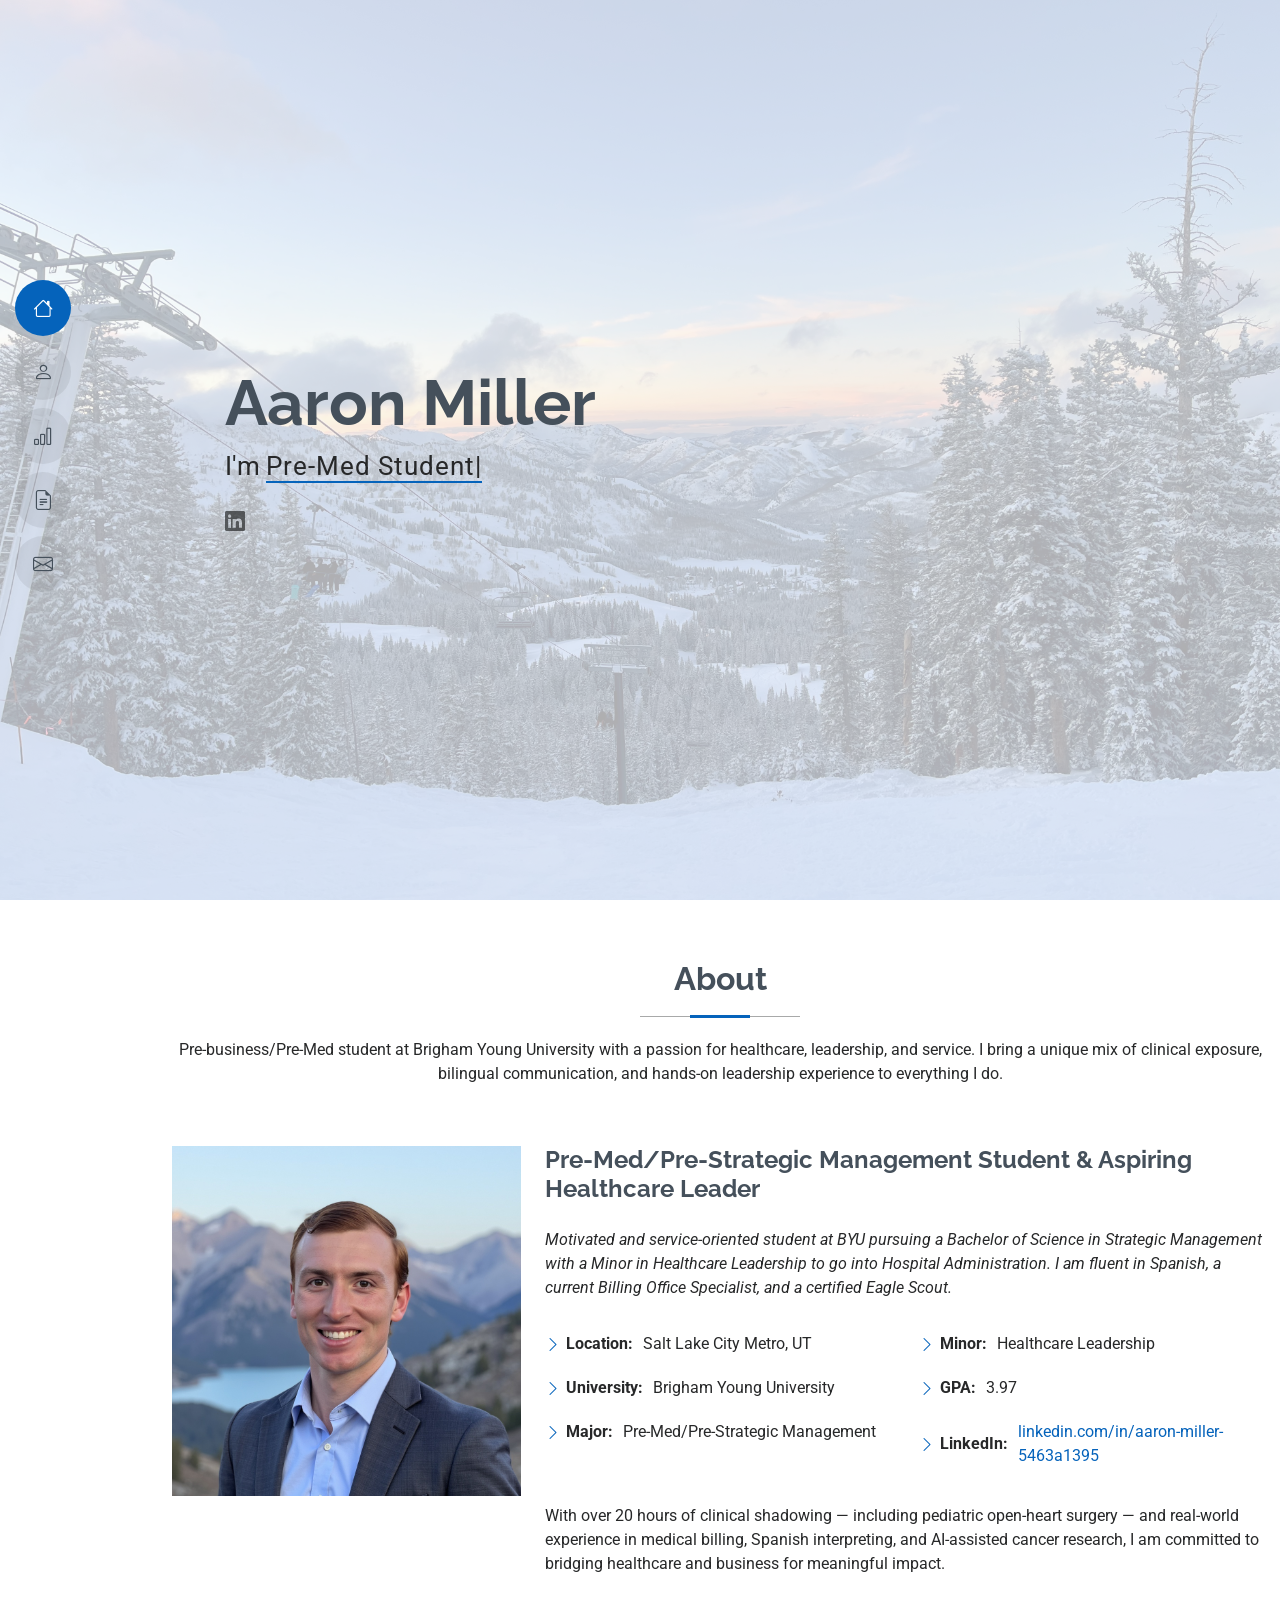
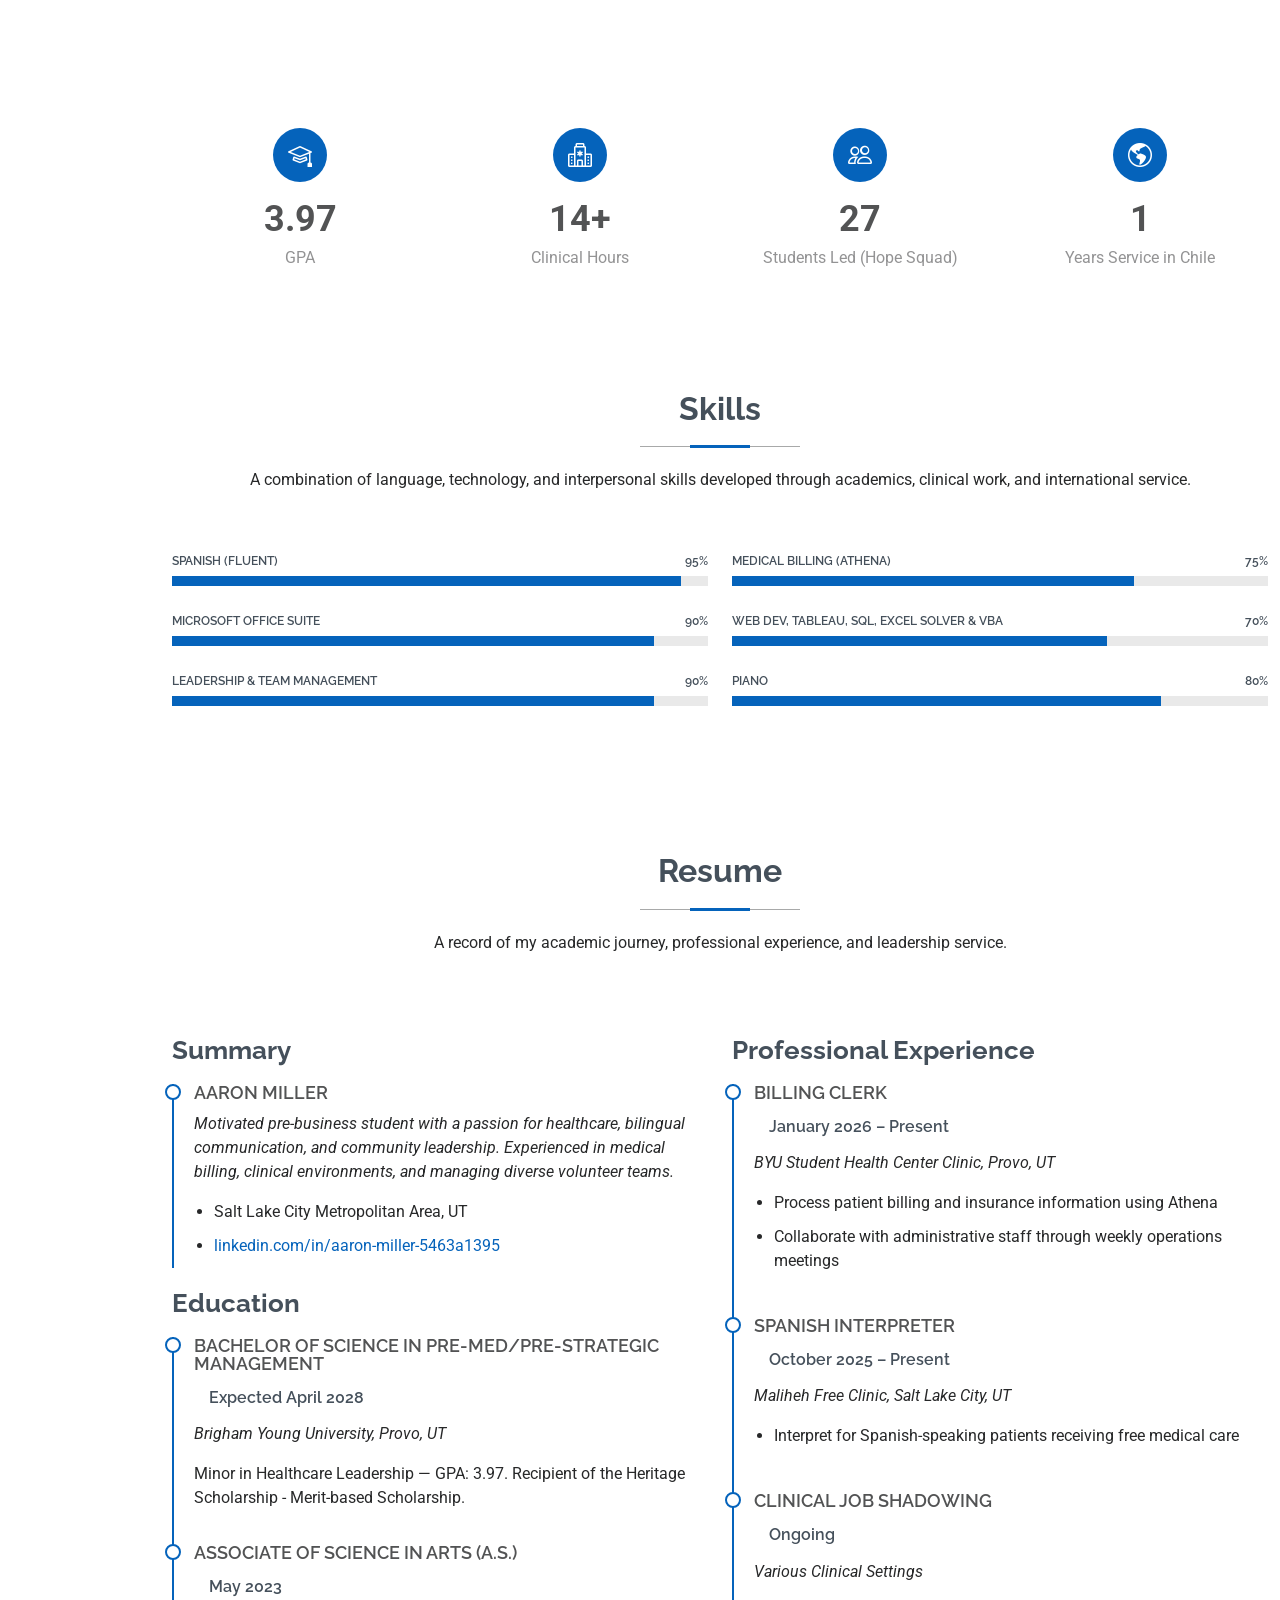
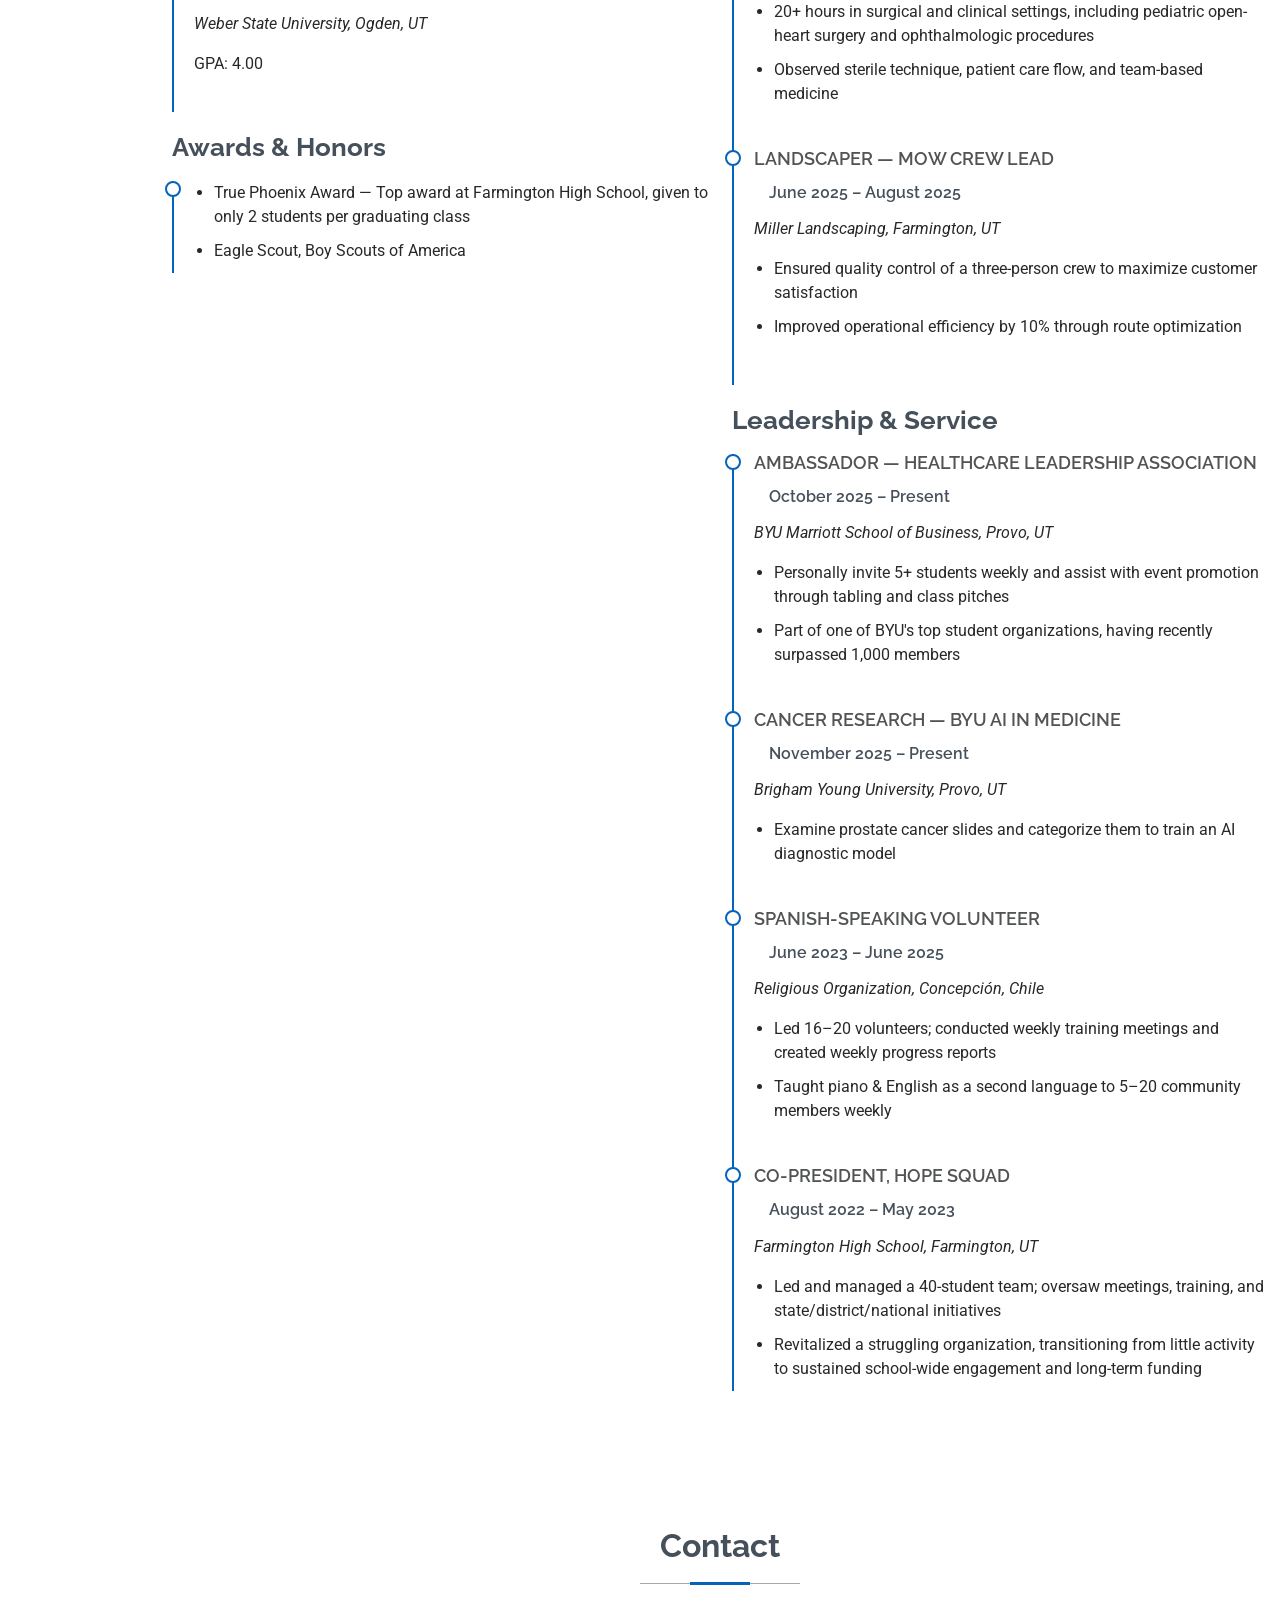
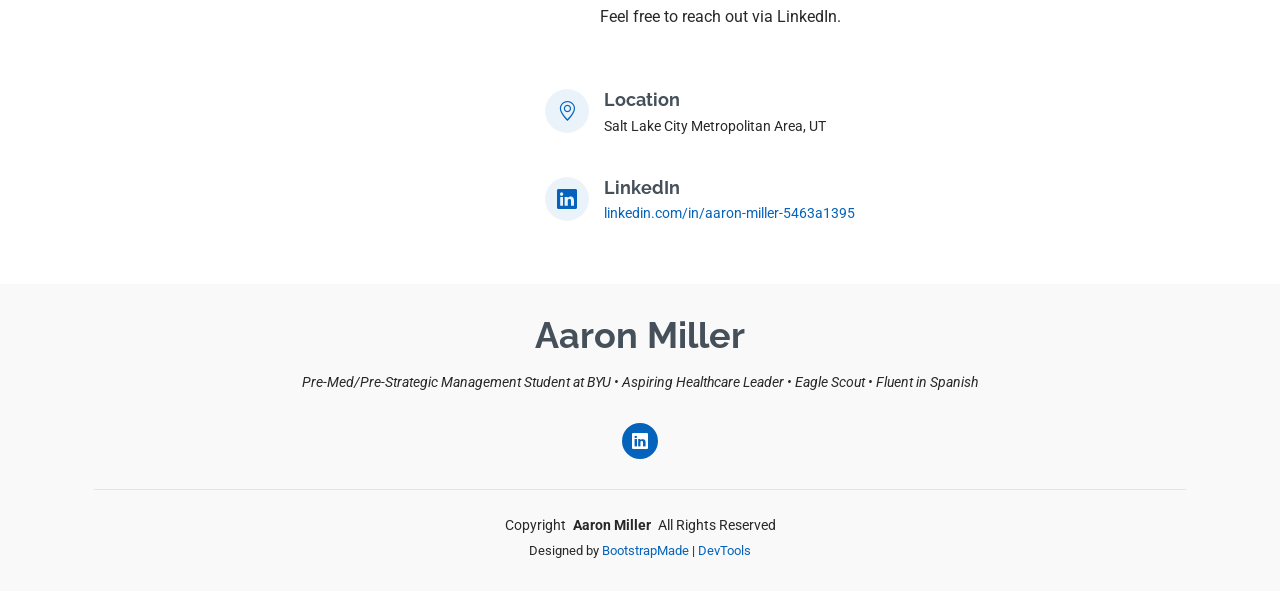
<file: index.html>
<!DOCTYPE html>
<html lang="en">

<head>
  <meta charset="utf-8">
  <meta content="width=device-width, initial-scale=1.0" name="viewport">
  <title>Aaron Miller - Resume</title>
  <meta content="Aaron Miller - Pre-Med/Pre-Strategic Management Student at BYU, Aspiring Healthcare Leader, Eagle Scout" name="description">
  <meta content="resume, Aaron Miller, BYU, healthcare, pre-business" name="keywords">

  <!-- Favicons -->
  <link href="assets/img/favicon.png" rel="icon">
  <link href="assets/img/apple-touch-icon.png" rel="apple-touch-icon">

  <!-- Fonts -->
  <link href="https://fonts.googleapis.com" rel="preconnect">
  <link href="https://fonts.gstatic.com" rel="preconnect" crossorigin>
  <link href="https://fonts.googleapis.com/css2?family=Roboto:ital,wght@0,100;0,300;0,400;0,500;0,700;0,900;1,100;1,300;1,400;1,500;1,700;1,900&family=Poppins:ital,wght@0,100;0,200;0,300;0,400;0,500;0,600;0,700;0,800;0,900;1,100;1,200;1,300;1,400;1,500;1,600;1,700;1,800;1,900&family=Raleway:ital,wght@0,100;0,200;0,300;0,400;0,500;0,600;0,700;0,800;0,900;1,100;1,200;1,300;1,400;1,500;1,600;1,700;1,800;1,900&display=swap" rel="stylesheet">

  <!-- Vendor CSS Files -->
  <link href="assets/vendor/bootstrap/css/bootstrap.min.css" rel="stylesheet">
  <link href="assets/vendor/bootstrap-icons/bootstrap-icons.css" rel="stylesheet">
  <link href="assets/vendor/aos/aos.css" rel="stylesheet">
  <link href="assets/vendor/glightbox/css/glightbox.min.css" rel="stylesheet">
  <link href="assets/vendor/swiper/swiper-bundle.min.css" rel="stylesheet">

  <!-- Main CSS File -->
  <link href="assets/css/main.css" rel="stylesheet">

  <!-- =======================================================
  * Template Name: MyResume
  * Template URL: https://bootstrapmade.com/free-html-bootstrap-template-my-resume/
  * Updated: Jun 29 2024 with Bootstrap v5.3.3
  * Author: BootstrapMade.com
  * License: https://bootstrapmade.com/license/
  ======================================================== -->
</head>

<body class="index-page">

  <header id="header" class="header d-flex flex-column justify-content-center">

    <i class="header-toggle d-xl-none bi bi-list"></i>

    <nav id="navmenu" class="navmenu">
      <ul>
        <li><a href="#hero" class="active"><i class="bi bi-house navicon"></i><span>Home</span></a></li>
        <li><a href="#about"><i class="bi bi-person navicon"></i><span>About</span></a></li>
        <li><a href="#skills"><i class="bi bi-bar-chart navicon"></i><span>Skills</span></a></li>
        <li><a href="#resume"><i class="bi bi-file-earmark-text navicon"></i><span>Resume</span></a></li>
        <li><a href="#contact"><i class="bi bi-envelope navicon"></i><span>Contact</span></a></li>
      </ul>
    </nav>

  </header>

  <main class="main">

    <!-- Hero Section -->
    <section id="hero" class="hero section light-background">

      <img src="assets/img/hero-bg.jpg" alt="">

      <div class="container" data-aos="zoom-out">
        <div class="row justify-content-center">
          <div class="col-lg-9">
            <h2>Aaron Miller</h2>
            <p>I'm <span class="typed" data-typed-items="Pre-Med Student, Pre-Strategic Management Student, Aspiring Healthcare Leader, Eagle Scout, Pianist, Endurance Runner">Pre-Med Student</span><span class="typed-cursor typed-cursor--blink" aria-hidden="true"></span></p>
            <div class="social-links">
              <a href="https://www.linkedin.com/in/aaron-miller-5463a1395" target="_blank"><i class="bi bi-linkedin"></i></a>
            </div>
          </div>
        </div>
      </div>

    </section><!-- /Hero Section -->

    <!-- About Section -->
    <section id="about" class="about section">

      <!-- Section Title -->
      <div class="container section-title" data-aos="fade-up">
        <h2>About</h2>
        <p>Pre-business/Pre-Med student at Brigham Young University with a passion for healthcare, leadership, and service. I bring a unique mix of clinical exposure, bilingual communication, and hands-on leadership experience to everything I do.</p>
      </div><!-- End Section Title -->

      <div class="container" data-aos="fade-up" data-aos-delay="100">

        <div class="row gy-4 justify-content-center">
          <div class="col-lg-4">
            <img src="assets/img/profile-img.jpg" class="img-fluid" alt="Aaron Miller">
          </div>
          <div class="col-lg-8 content">
            <h2>Pre-Med/Pre-Strategic Management Student &amp; Aspiring Healthcare Leader</h2>
            <p class="fst-italic py-3">
              Motivated and service-oriented student at BYU pursuing a Bachelor of Science in Strategic Management with a Minor in Healthcare Leadership to go into Hospital Administration. I am fluent in Spanish, a current Billing Office Specialist, and a certified Eagle Scout.
            </p>
            <div class="row">
              <div class="col-lg-6">
                <ul>
                  <li><i class="bi bi-chevron-right"></i> <strong>Location:</strong> <span>Salt Lake City Metro, UT</span></li>
                  <li><i class="bi bi-chevron-right"></i> <strong>University:</strong> <span>Brigham Young University</span></li>
                  <li><i class="bi bi-chevron-right"></i> <strong>Major:</strong> <span>Pre-Med/Pre-Strategic Management</span></li>
                </ul>
              </div>
              <div class="col-lg-6">
                <ul>
                  <li><i class="bi bi-chevron-right"></i> <strong>Minor:</strong> <span>Healthcare Leadership</span></li>
                  <li><i class="bi bi-chevron-right"></i> <strong>GPA:</strong> <span>3.97</span></li>
                  <li><i class="bi bi-chevron-right"></i> <strong>LinkedIn:</strong> <span><a href="https://www.linkedin.com/in/aaron-miller-5463a1395" target="_blank">linkedin.com/in/aaron-miller-5463a1395</a></span></li>
                </ul>
              </div>
            </div>
            <p class="py-3">
              With over 20 hours of clinical shadowing — including pediatric open-heart surgery — and real-world experience in medical billing, Spanish interpreting, and AI-assisted cancer research, I am committed to bridging healthcare and business for meaningful impact.
            </p>
          </div>
        </div>

      </div>

    </section><!-- /About Section -->

    <!-- Stats Section -->
    <section id="stats" class="stats section">

      <div class="container" data-aos="fade-up" data-aos-delay="100">

        <div class="row gy-4">

          <div class="col-lg-3 col-md-6 d-flex flex-column align-items-center">
            <i class="bi bi-mortarboard"></i>
            <div class="stats-item">
              <span>3.97</span>
              <p>GPA</p>
            </div>
          </div><!-- End Stats Item -->

          <div class="col-lg-3 col-md-6 d-flex flex-column align-items-center">
            <i class="bi bi-hospital"></i>
            <div class="stats-item">
              <span><span data-purecounter-start="0" data-purecounter-end="20" data-purecounter-duration="1" class="purecounter" style="display:inline">20</span>+</span>
              <p>Clinical Hours</p>
            </div>
          </div><!-- End Stats Item -->

          <div class="col-lg-3 col-md-6 d-flex flex-column align-items-center">
            <i class="bi bi-people"></i>
            <div class="stats-item">
              <span data-purecounter-start="0" data-purecounter-end="40" data-purecounter-duration="1" class="purecounter"></span>
              <p>Students Led (Hope Squad)</p>
            </div>
          </div><!-- End Stats Item -->

          <div class="col-lg-3 col-md-6 d-flex flex-column align-items-center">
            <i class="bi bi-globe-americas"></i>
            <div class="stats-item">
              <span data-purecounter-start="0" data-purecounter-end="2" data-purecounter-duration="1" class="purecounter"></span>
              <p>Years Service in Chile</p>
            </div>
          </div><!-- End Stats Item -->

        </div>

      </div>

    </section><!-- /Stats Section -->

    <!-- Skills Section -->
    <section id="skills" class="skills section">

      <!-- Section Title -->
      <div class="container section-title" data-aos="fade-up">
        <h2>Skills</h2>
        <p>A combination of language, technology, and interpersonal skills developed through academics, clinical work, and international service.</p>
      </div><!-- End Section Title -->

      <div class="container" data-aos="fade-up" data-aos-delay="100">

        <div class="row skills-content skills-animation">

          <div class="col-lg-6">

            <div class="progress">
              <span class="skill"><span>Spanish (Fluent)</span> <i class="val">95%</i></span>
              <div class="progress-bar-wrap">
                <div class="progress-bar" role="progressbar" aria-valuenow="95" aria-valuemin="0" aria-valuemax="100"></div>
              </div>
            </div><!-- End Skills Item -->

            <div class="progress">
              <span class="skill"><span>Microsoft Office Suite</span> <i class="val">90%</i></span>
              <div class="progress-bar-wrap">
                <div class="progress-bar" role="progressbar" aria-valuenow="90" aria-valuemin="0" aria-valuemax="100"></div>
              </div>
            </div><!-- End Skills Item -->

            <div class="progress">
              <span class="skill"><span>Leadership &amp; Team Management</span> <i class="val">90%</i></span>
              <div class="progress-bar-wrap">
                <div class="progress-bar" role="progressbar" aria-valuenow="90" aria-valuemin="0" aria-valuemax="100"></div>
              </div>
            </div><!-- End Skills Item -->

          </div>

          <div class="col-lg-6">

            <div class="progress">
              <span class="skill"><span>Medical Billing (Athena)</span> <i class="val">75%</i></span>
              <div class="progress-bar-wrap">
                <div class="progress-bar" role="progressbar" aria-valuenow="75" aria-valuemin="0" aria-valuemax="100"></div>
              </div>
            </div><!-- End Skills Item -->

            <div class="progress">
              <span class="skill"><span>Web Dev, Tableau, SQL, Excel Solver &amp; VBA</span> <i class="val">70%</i></span>
              <div class="progress-bar-wrap">
                <div class="progress-bar" role="progressbar" aria-valuenow="70" aria-valuemin="0" aria-valuemax="100"></div>
              </div>
            </div><!-- End Skills Item -->

            <div class="progress">
              <span class="skill"><span>Piano</span> <i class="val">80%</i></span>
              <div class="progress-bar-wrap">
                <div class="progress-bar" role="progressbar" aria-valuenow="80" aria-valuemin="0" aria-valuemax="100"></div>
              </div>
            </div><!-- End Skills Item -->

          </div>

        </div>

      </div>

    </section><!-- /Skills Section -->

    <!-- Resume Section -->
    <section id="resume" class="resume section">

      <!-- Section Title -->
      <div class="container section-title" data-aos="fade-up">
        <h2>Resume</h2>
        <p>A record of my academic journey, professional experience, and leadership service.</p>
      </div><!-- End Section Title -->

      <div class="container">

        <div class="row">

          <div class="col-lg-6" data-aos="fade-up" data-aos-delay="100">
            <h3 class="resume-title">Summary</h3>

            <div class="resume-item pb-0">
              <h4>Aaron Miller</h4>
              <p><em>Motivated pre-business student with a passion for healthcare, bilingual communication, and community leadership. Experienced in medical billing, clinical environments, and managing diverse volunteer teams.</em></p>
              <ul>
                <li>Salt Lake City Metropolitan Area, UT</li>
                <li><a href="https://www.linkedin.com/in/aaron-miller-5463a1395" target="_blank">linkedin.com/in/aaron-miller-5463a1395</a></li>
              </ul>
            </div><!-- End Resume Item -->

            <h3 class="resume-title">Education</h3>
            <div class="resume-item">
              <h4>Bachelor of Science in Pre-Med/Pre-Strategic Management</h4>
              <h5>Expected April 2028</h5>
              <p><em>Brigham Young University, Provo, UT</em></p>
              <p>Minor in Healthcare Leadership &mdash; GPA: 3.97. Recipient of the Heritage Scholarship - Merit-based Scholarship.</p>
            </div><!-- End Resume Item -->

            <div class="resume-item">
              <h4>Associate of Science in Arts (A.S.)</h4>
              <h5>May 2023</h5>
              <p><em>Weber State University, Ogden, UT</em></p>
              <p>GPA: 4.00</p>
            </div><!-- End Resume Item -->

            <h3 class="resume-title">Awards &amp; Honors</h3>
            <div class="resume-item">
              <ul>
                <li>True Phoenix Award &mdash; Top award at Farmington High School, given to only 2 students per graduating class</li>
                <li>Eagle Scout, Boy Scouts of America</li>
              </ul>
            </div><!-- End Resume Item -->

          </div>

          <div class="col-lg-6" data-aos="fade-up" data-aos-delay="200">
            <h3 class="resume-title">Professional Experience</h3>

            <div class="resume-item">
              <h4>Billing Clerk</h4>
              <h5>January 2026 &ndash; Present</h5>
              <p><em>BYU Student Health Center Clinic, Provo, UT</em></p>
              <ul>
                <li>Process patient billing and insurance information using Athena</li>
                <li>Collaborate with administrative staff through weekly operations meetings</li>
              </ul>
            </div><!-- End Resume Item -->

            <div class="resume-item">
              <h4>Spanish Interpreter</h4>
              <h5>October 2025 &ndash; Present</h5>
              <p><em>Maliheh Free Clinic, Salt Lake City, UT</em></p>
              <ul>
                <li>Interpret for Spanish-speaking patients receiving free medical care</li>
              </ul>
            </div><!-- End Resume Item -->

            <div class="resume-item">
              <h4>Clinical Job Shadowing</h4>
              <h5>Ongoing</h5>
              <p><em>Various Clinical Settings</em></p>
              <ul>
                <li>20+ hours in surgical and clinical settings, including pediatric open-heart surgery and ophthalmologic procedures</li>
                <li>Observed sterile technique, patient care flow, and team-based medicine</li>
              </ul>
            </div><!-- End Resume Item -->

            <div class="resume-item">
              <h4>Landscaper &mdash; Mow Crew Lead</h4>
              <h5>June 2025 &ndash; August 2025</h5>
              <p><em>Miller Landscaping, Farmington, UT</em></p>
              <ul>
                <li>Ensured quality control of a three-person crew to maximize customer satisfaction</li>
                <li>Improved operational efficiency by 10% through route optimization</li>
              </ul>
            </div><!-- End Resume Item -->

            <h3 class="resume-title">Leadership &amp; Service</h3>

            <div class="resume-item">
              <h4>Ambassador &mdash; Healthcare Leadership Association</h4>
              <h5>October 2025 &ndash; Present</h5>
              <p><em>BYU Marriott School of Business, Provo, UT</em></p>
              <ul>
                <li>Personally invite 5+ students weekly and assist with event promotion through tabling and class pitches</li>
                <li>Part of one of BYU's top student organizations, having recently surpassed 1,000 members</li>
              </ul>
            </div><!-- End Resume Item -->

            <div class="resume-item">
              <h4>Cancer Research &mdash; BYU AI in Medicine</h4>
              <h5>November 2025 &ndash; Present</h5>
              <p><em>Brigham Young University, Provo, UT</em></p>
              <ul>
                <li>Examine prostate cancer slides and categorize them to train an AI diagnostic model</li>
              </ul>
            </div><!-- End Resume Item -->

            <div class="resume-item">
              <h4>Spanish-speaking Volunteer</h4>
              <h5>June 2023 &ndash; June 2025</h5>
              <p><em>Religious Organization, Concepción, Chile</em></p>
              <ul>
                <li>Led 16&ndash;20 volunteers; conducted weekly training meetings and created weekly progress reports</li>
                <li>Taught piano &amp; English as a second language to 5&ndash;20 community members weekly</li>
              </ul>
            </div><!-- End Resume Item -->

            <div class="resume-item">
              <h4>Co-President, Hope Squad</h4>
              <h5>August 2022 &ndash; May 2023</h5>
              <p><em>Farmington High School, Farmington, UT</em></p>
              <ul>
                <li>Led and managed a 40-student team; oversaw meetings, training, and state/district/national initiatives</li>
                <li>Revitalized a struggling organization, transitioning from little activity to sustained school-wide engagement and long-term funding</li>
              </ul>
            </div><!-- End Resume Item -->

          </div>

        </div>

      </div>

    </section><!-- /Resume Section -->

    <!-- Contact Section -->
    <section id="contact" class="contact section">

      <!-- Section Title -->
      <div class="container section-title" data-aos="fade-up">
        <h2>Contact</h2>
        <p>Feel free to reach out via LinkedIn.</p>
      </div><!-- End Section Title -->

      <div class="container" data-aos="fade" data-aos-delay="100">

        <div class="row gy-4 justify-content-center">

          <div class="col-lg-4">
            <div class="info-item d-flex" data-aos="fade-up" data-aos-delay="200">
              <i class="bi bi-geo-alt flex-shrink-0"></i>
              <div>
                <h3>Location</h3>
                <p>Salt Lake City Metropolitan Area, UT</p>
              </div>
            </div><!-- End Info Item -->

            <div class="info-item d-flex" data-aos="fade-up" data-aos-delay="300">
              <i class="bi bi-linkedin flex-shrink-0"></i>
              <div>
                <h3>LinkedIn</h3>
                <p><a href="https://www.linkedin.com/in/aaron-miller-5463a1395" target="_blank">linkedin.com/in/aaron-miller-5463a1395</a></p>
              </div>
            </div><!-- End Info Item -->

          </div>

        </div>

      </div>

    </section><!-- /Contact Section -->

  </main>

  <footer id="footer" class="footer position-relative light-background">
    <div class="container">
      <h3 class="sitename">Aaron Miller</h3>
      <p>Pre-Med/Pre-Strategic Management Student at BYU &bull; Aspiring Healthcare Leader &bull; Eagle Scout &bull; Fluent in Spanish</p>
      <div class="social-links d-flex justify-content-center">
        <a href="https://www.linkedin.com/in/aaron-miller-5463a1395" target="_blank"><i class="bi bi-linkedin"></i></a>
      </div>
      <div class="container">
        <div class="copyright">
          <span>Copyright</span> <strong class="px-1 sitename">Aaron Miller</strong> <span>All Rights Reserved</span>
        </div>
        <div class="credits">
          Designed by <a href="https://bootstrapmade.com/">BootstrapMade</a> | <a href="https://bootstrapmade.com/tools/">DevTools</a>
        </div>
      </div>
    </div>
  </footer>

  <!-- Scroll Top -->
  <a href="#" id="scroll-top" class="scroll-top d-flex align-items-center justify-content-center"><i class="bi bi-arrow-up-short"></i></a>

  <!-- Preloader -->
  <div id="preloader"></div>

  <!-- Vendor JS Files -->
  <script src="assets/vendor/bootstrap/js/bootstrap.bundle.min.js"></script>
  <script src="assets/vendor/php-email-form/validate.js"></script>
  <script src="assets/vendor/aos/aos.js"></script>
  <script src="assets/vendor/typed.js/typed.umd.js"></script>
  <script src="assets/vendor/purecounter/purecounter_vanilla.js"></script>
  <script src="assets/vendor/waypoints/noframework.waypoints.js"></script>
  <script src="assets/vendor/glightbox/js/glightbox.min.js"></script>
  <script src="assets/vendor/imagesloaded/imagesloaded.pkgd.min.js"></script>
  <script src="assets/vendor/isotope-layout/isotope.pkgd.min.js"></script>
  <script src="assets/vendor/swiper/swiper-bundle.min.js"></script>

  <!-- Main JS File -->
  <script src="assets/js/main.js"></script>

</body>

</html>
</file>
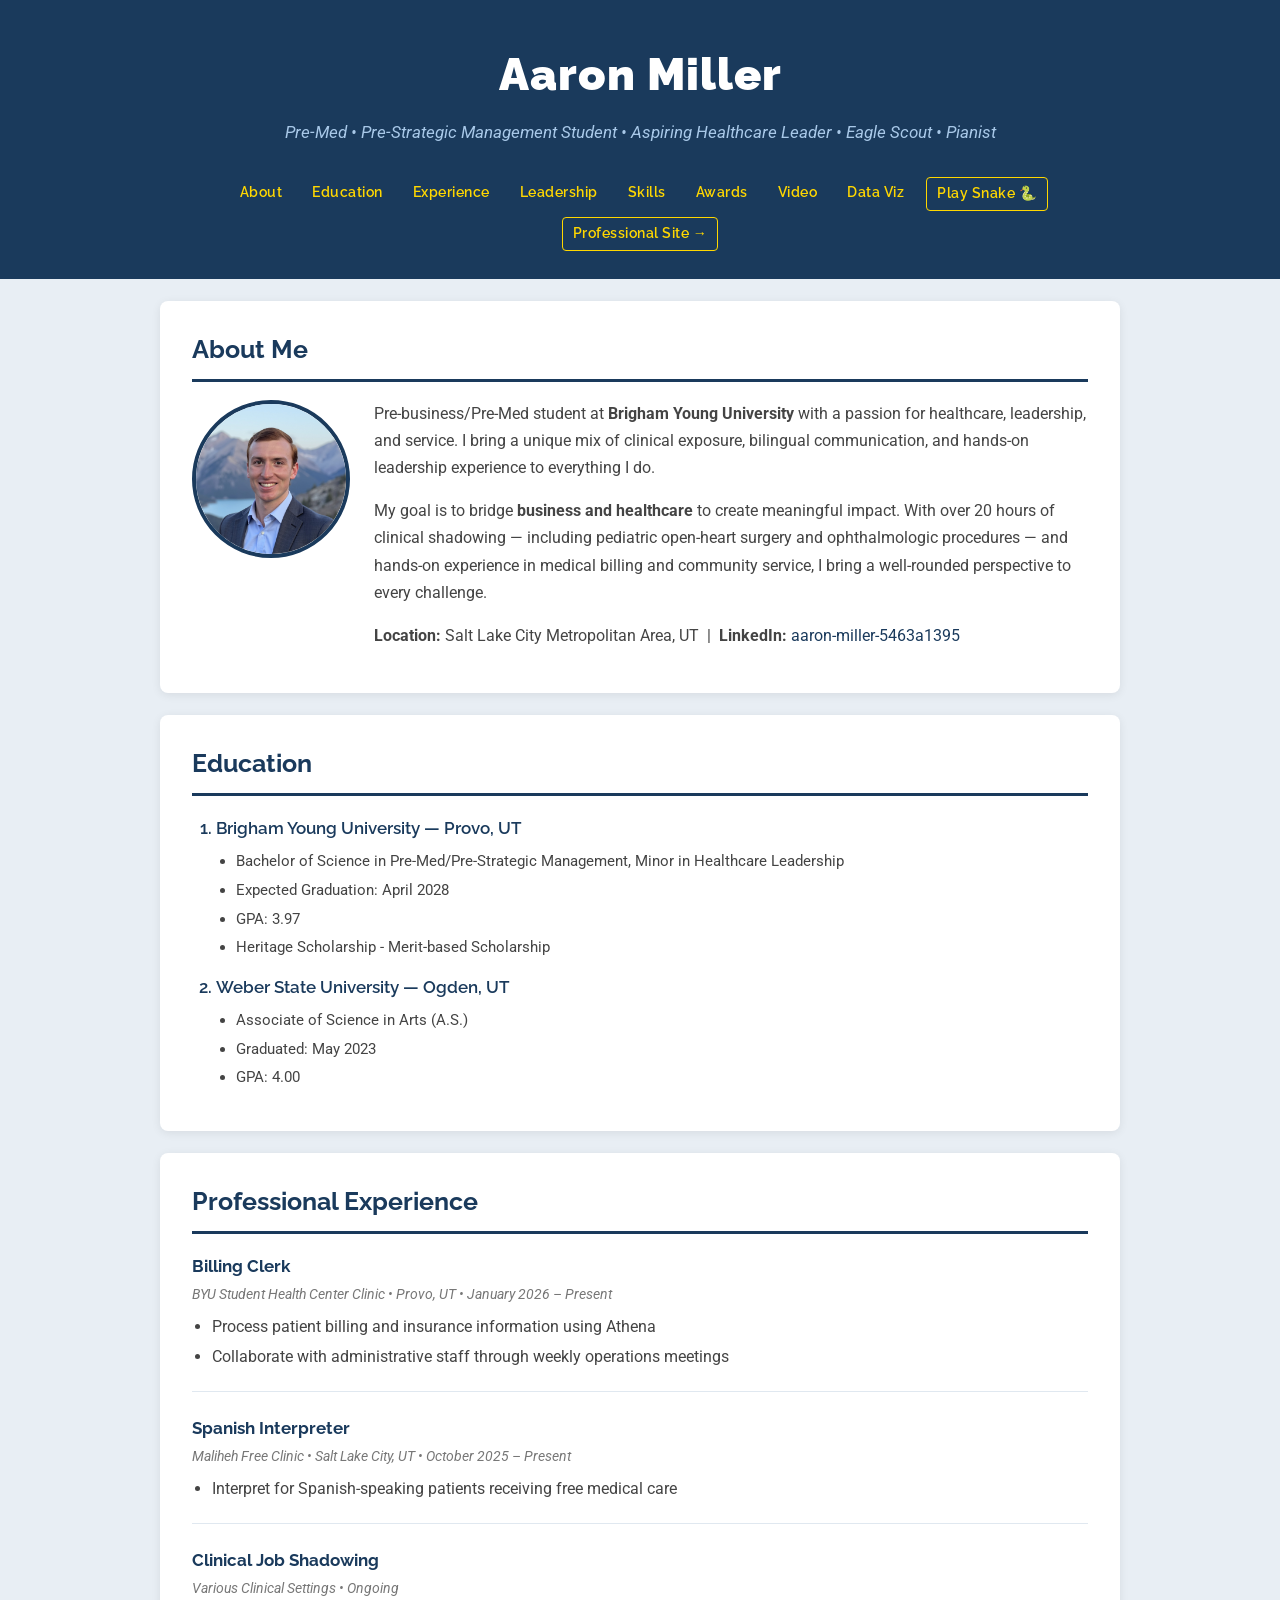
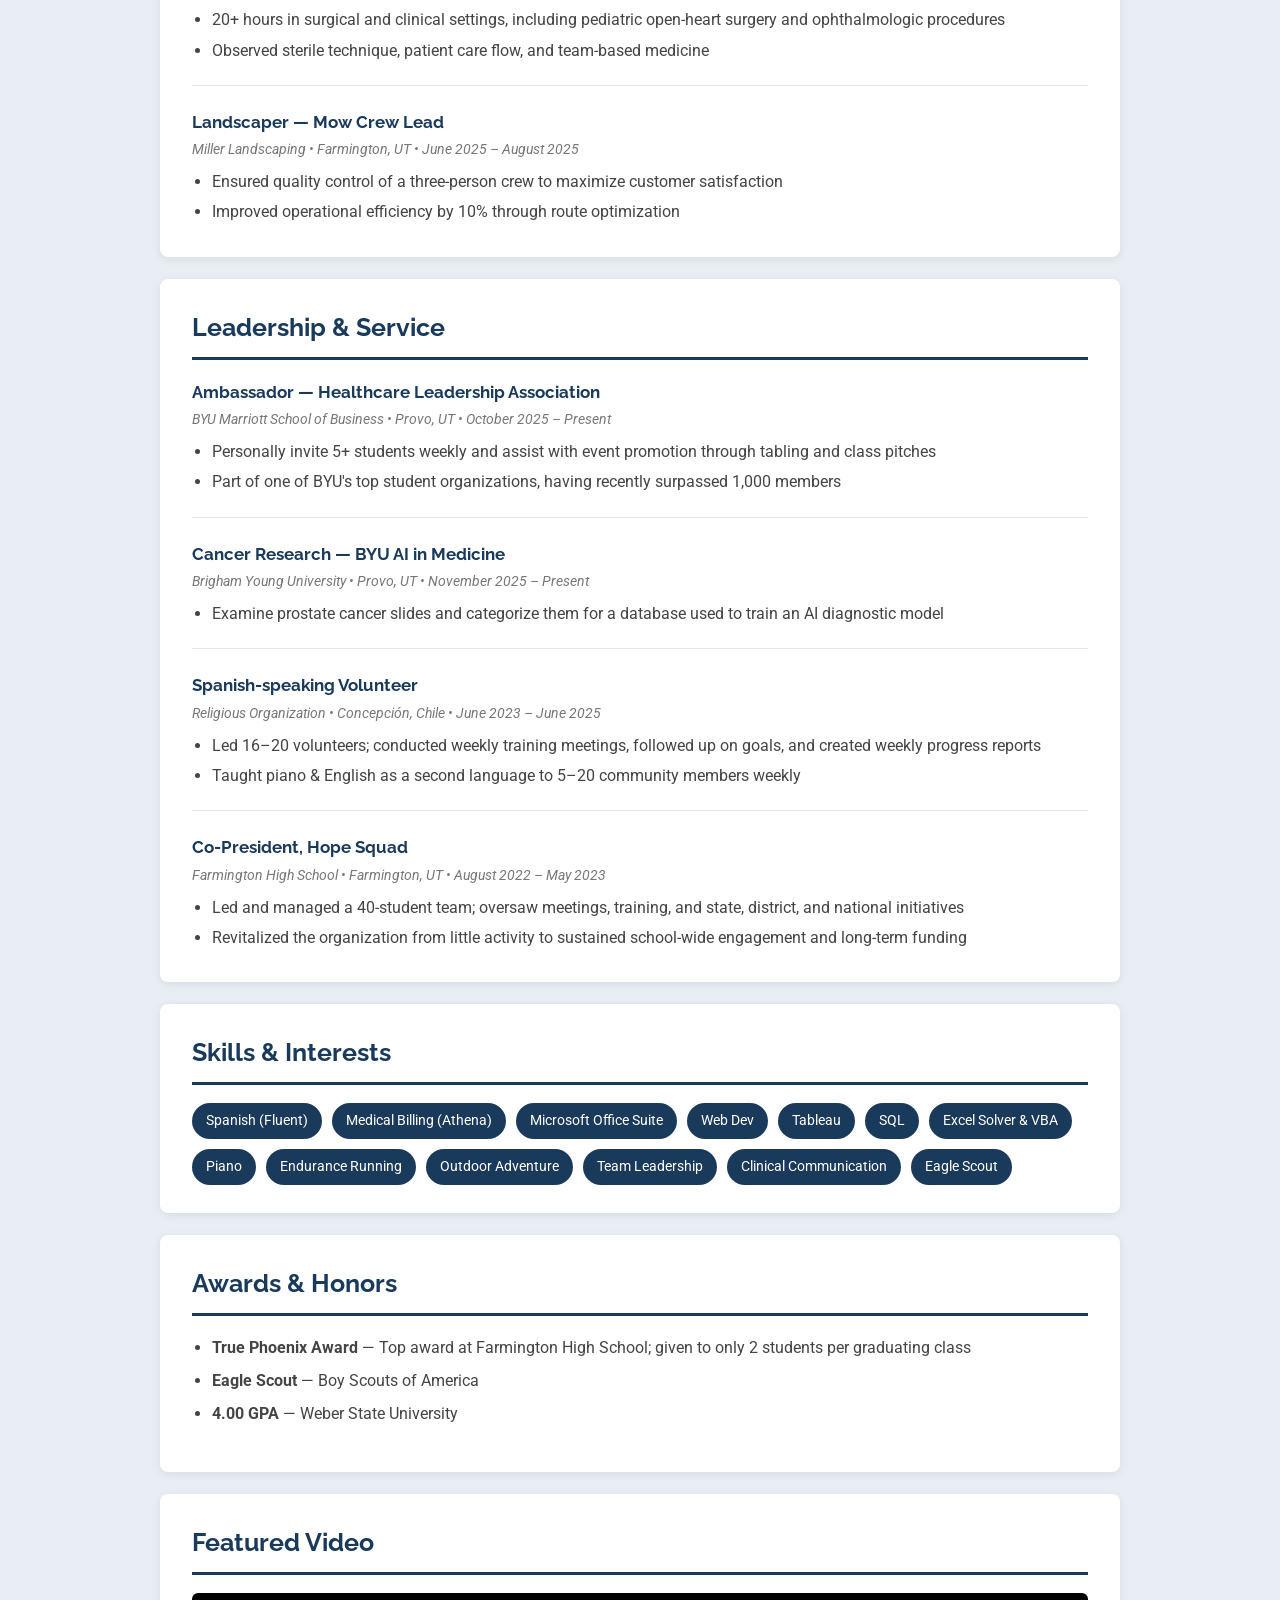
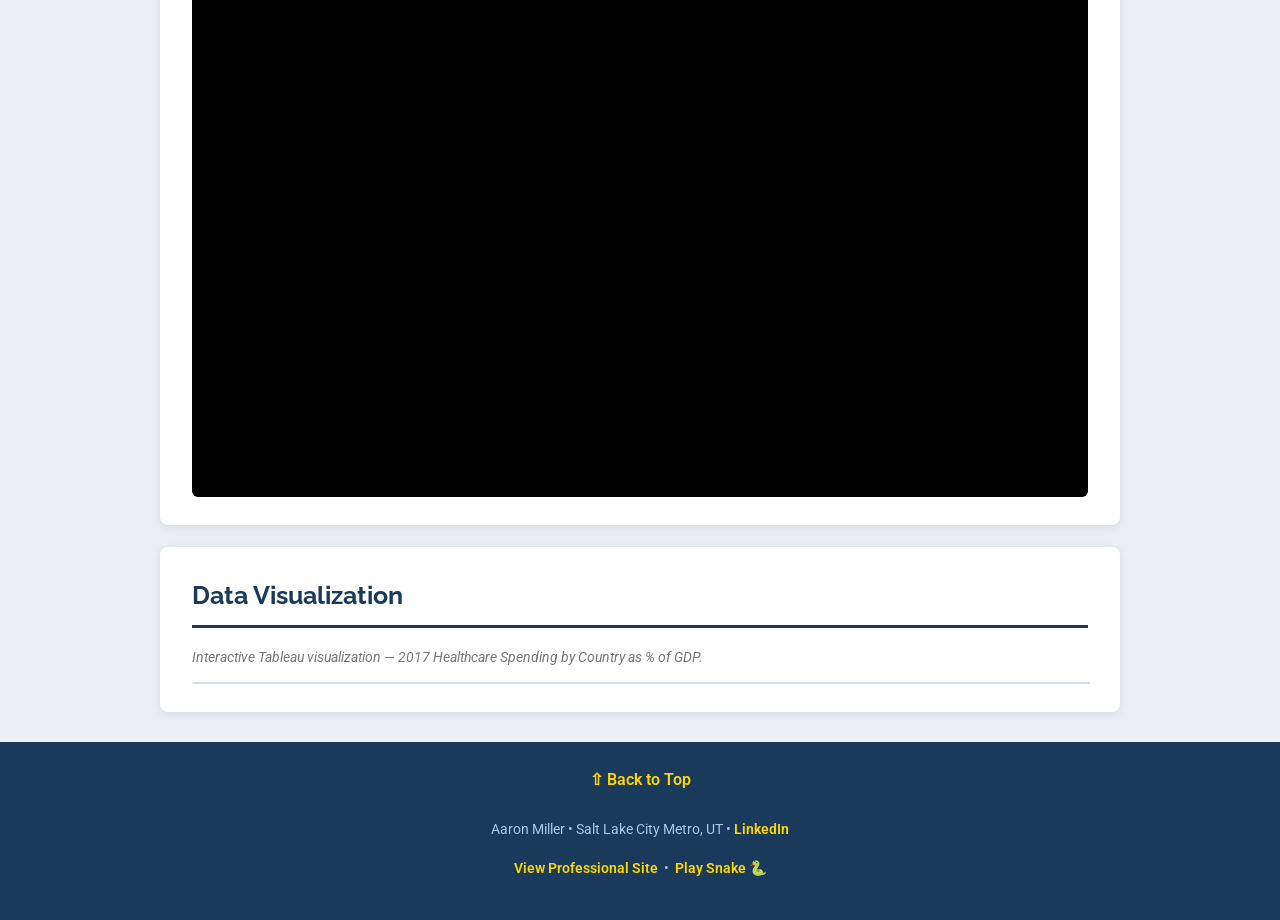
<file: resume.html>
<!DOCTYPE html>
<html lang="en">

<head>
  <meta charset="utf-8">
  <meta name="viewport" content="width=device-width, initial-scale=1.0">
  <title>Aaron Miller - Resume (From Scratch)</title>
  <!-- Custom stylesheet created from scratch — no Bootstrap -->
  <link rel="stylesheet" href="assets/css/resume-style.css">
</head>

<body id="top">

  <!-- =====================================================
       HEADER
  ====================================================== -->
  <header class="site-header">
    <div class="page-wrapper">
      <h1>Aaron Miller</h1>
      <p class="tagline">Pre-Med &bull; Pre-Strategic Management Student &bull; Aspiring Healthcare Leader &bull; Eagle Scout &bull; Pianist</p>

      <nav class="site-nav" aria-label="Page navigation">
        <a href="#about">About</a>
        <a href="#education">Education</a>
        <a href="#experience">Experience</a>
        <a href="#leadership">Leadership</a>
        <a href="#skills">Skills</a>
        <a href="#awards">Awards</a>
        <a href="#media">Video</a>
        <a href="#data">Data Viz</a>
        <a href="snake.html" class="nav-external">Play Snake 🐍</a>
        <a href="index.html" class="nav-external">Professional Site &rarr;</a>
      </nav>
    </div>
  </header>

  <!-- =====================================================
       MAIN CONTENT
  ====================================================== -->
  <div class="page-wrapper">

    <!-- ABOUT -->
    <section id="about" class="section-card">
      <h2>About Me</h2>
      <div class="about-div">
        <!-- Image not from Bootstrap theme — replace src with your own photo -->
        <img
          src="assets/img/profile-img.jpg"
          alt="Aaron Miller profile photo"
          class="profile-photo">
        <div class="about-text">
          <p>
            Pre-business/Pre-Med student at <strong>Brigham Young University</strong> with a passion for healthcare, leadership, and service.
            I bring a unique mix of clinical exposure, bilingual communication, and hands-on leadership experience to everything I do.
          </p>
          <p>
            My goal is to bridge <strong>business and healthcare</strong> to create meaningful impact. With
            over 20 hours of clinical shadowing &mdash; including pediatric open-heart surgery and ophthalmologic
            procedures &mdash; and hands-on experience in medical billing and community service, I bring a
            well-rounded perspective to every challenge.
          </p>
          <p>
            <strong>Location:</strong> Salt Lake City Metropolitan Area, UT &nbsp;|&nbsp;
            <strong>LinkedIn:</strong>
            <a href="https://www.linkedin.com/in/aaron-miller-5463a1395" target="_blank">aaron-miller-5463a1395</a>
          </p>
        </div>
      </div>
    </section>

    <!-- EDUCATION -->
    <!-- On-page anchor: #education -->
    <section id="education" class="section-card">
      <h2>Education</h2>

      <!--
        REQUIREMENT: Ordered list (<ol>) with unordered lists (<ul>) nested inside.
        Each school is a numbered item; highlights are bulleted inside.
      -->
      <ol class="education-list">
        <li>
          Brigham Young University &mdash; Provo, UT
          <ul>
            <li>Bachelor of Science in Pre-Med/Pre-Strategic Management, Minor in Healthcare Leadership</li>
            <li>Expected Graduation: April 2028</li>
            <li>GPA: 3.97</li>
            <li>Heritage Scholarship - Merit-based Scholarship</li>
          </ul>
        </li>
        <li>
          Weber State University &mdash; Ogden, UT
          <ul>
            <li>Associate of Science in Arts (A.S.)</li>
            <li>Graduated: May 2023</li>
            <li>GPA: 4.00</li>
          </ul>
        </li>
      </ol>
    </section>

    <!-- EXPERIENCE -->
    <!-- On-page anchor: #experience (linked from nav) -->
    <section id="experience" class="section-card">
      <h2>Professional Experience</h2>

      <div class="job-entry">
        <h3>Billing Clerk</h3>
        <p class="job-meta">BYU Student Health Center Clinic &bull; Provo, UT &bull; January 2026 &ndash; Present</p>
        <ul>
          <li>Process patient billing and insurance information using Athena</li>
          <li>Collaborate with administrative staff through weekly operations meetings</li>
        </ul>
      </div>

      <div class="job-entry">
        <h3>Spanish Interpreter</h3>
        <p class="job-meta">Maliheh Free Clinic &bull; Salt Lake City, UT &bull; October 2025 &ndash; Present</p>
        <ul>
          <li>Interpret for Spanish-speaking patients receiving free medical care</li>
        </ul>
      </div>

      <div class="job-entry">
        <h3>Clinical Job Shadowing</h3>
        <p class="job-meta">Various Clinical Settings &bull; Ongoing</p>
        <ul>
          <li>20+ hours in surgical and clinical settings, including pediatric open-heart surgery and ophthalmologic procedures</li>
          <li>Observed sterile technique, patient care flow, and team-based medicine</li>
        </ul>
      </div>

      <div class="job-entry">
        <h3>Landscaper &mdash; Mow Crew Lead</h3>
        <p class="job-meta">Miller Landscaping &bull; Farmington, UT &bull; June 2025 &ndash; August 2025</p>
        <ul>
          <li>Ensured quality control of a three-person crew to maximize customer satisfaction</li>
          <li>Improved operational efficiency by 10% through route optimization</li>
        </ul>
      </div>
    </section>

    <!-- LEADERSHIP & SERVICE -->
    <section id="leadership" class="section-card">
      <h2>Leadership &amp; Service</h2>

      <div class="job-entry">
        <h3>Ambassador &mdash; Healthcare Leadership Association</h3>
        <p class="job-meta">BYU Marriott School of Business &bull; Provo, UT &bull; October 2025 &ndash; Present</p>
        <ul>
          <li>Personally invite 5+ students weekly and assist with event promotion through tabling and class pitches</li>
          <li>Part of one of BYU's top student organizations, having recently surpassed 1,000 members</li>
        </ul>
      </div>

      <div class="job-entry">
        <h3>Cancer Research &mdash; BYU AI in Medicine</h3>
        <p class="job-meta">Brigham Young University &bull; Provo, UT &bull; November 2025 &ndash; Present</p>
        <ul>
          <li>Examine prostate cancer slides and categorize them for a database used to train an AI diagnostic model</li>
        </ul>
      </div>

      <div class="job-entry">
        <h3>Spanish-speaking Volunteer</h3>
        <p class="job-meta">Religious Organization &bull; Concepci&oacute;n, Chile &bull; June 2023 &ndash; June 2025</p>
        <ul>
          <li>Led 16&ndash;20 volunteers; conducted weekly training meetings, followed up on goals, and created weekly progress reports</li>
          <li>Taught piano &amp; English as a second language to 5&ndash;20 community members weekly</li>
        </ul>
      </div>

      <div class="job-entry">
        <h3>Co-President, Hope Squad</h3>
        <p class="job-meta">Farmington High School &bull; Farmington, UT &bull; August 2022 &ndash; May 2023</p>
        <ul>
          <li>Led and managed a 40-student team; oversaw meetings, training, and state, district, and national initiatives</li>
          <li>Revitalized the organization from little activity to sustained school-wide engagement and long-term funding</li>
        </ul>
      </div>
    </section>

    <!-- SKILLS -->
    <section id="skills" class="section-card">
      <h2>Skills &amp; Interests</h2>
      <div class="skills-grid">
        <span class="skill-badge">Spanish (Fluent)</span>
        <span class="skill-badge">Medical Billing (Athena)</span>
        <span class="skill-badge">Microsoft Office Suite</span>
        <span class="skill-badge">Web Dev</span>
        <span class="skill-badge">Tableau</span>
        <span class="skill-badge">SQL</span>
        <span class="skill-badge">Excel Solver &amp; VBA</span>
        <span class="skill-badge">Piano</span>
        <span class="skill-badge">Endurance Running</span>
        <span class="skill-badge">Outdoor Adventure</span>
        <span class="skill-badge">Team Leadership</span>
        <span class="skill-badge">Clinical Communication</span>
        <span class="skill-badge">Eagle Scout</span>
      </div>
    </section>

    <!-- AWARDS -->
    <section id="awards" class="section-card">
      <h2>Awards &amp; Honors</h2>
      <ul class="awards-list">
        <li><strong>True Phoenix Award</strong> &mdash; Top award at Farmington High School; given to only 2 students per graduating class</li>
        <li><strong>Eagle Scout</strong> &mdash; Boy Scouts of America</li>
        <li><strong>4.00 GPA</strong> &mdash; Weber State University</li>
      </ul>
    </section>

    <!-- MEDIA — YouTube Embed -->
    <section id="media" class="section-card">
      <h2>Featured Video</h2>
      <!--
        REQUIREMENT: Embedded YouTube video.
        Replace the video ID (currently "9E6b3swbnWg") with any YouTube video ID you prefer.
        The ID is the part after "?v=" in a YouTube URL.
        Example: https://www.youtube.com/watch?v=XXXXXXXX  →  use "XXXXXXXX"

        Current video: Chopin Nocturne Op.9 No.2 — a beautiful classical piano piece
        (matches Aaron's interest in piano)
      -->
      <div class="video-wrapper">
        <iframe
          src="https://www.youtube.com/embed/FpLC2Er4qaU"
          title="Featured Video"
          allow="accelerometer; autoplay; clipboard-write; encrypted-media; gyroscope; picture-in-picture"
          allowfullscreen>
        </iframe>
      </div>
    </section>

    <!-- DATA — Tableau Embed -->
    <section id="data" class="section-card">
      <h2>Data Visualization</h2>
      <p class="section-note">
        Interactive Tableau visualization &mdash; 2017 Healthcare Spending by Country as % of GDP.
      </p>
      <!--
        REQUIREMENT: Live and interactive embedded Tableau graph.

        HOW TO REPLACE THIS:
          1. Go to https://public.tableau.com/explore/viz-of-the-day
          2. Find a visualization you like
          3. Click the "Share" button on the viz page
          4. Copy the "Embed Code" and paste it here, replacing everything below.

        The embed below uses a well-known public Tableau viz about world health indicators.
        Verify it loads after hosting on GitHub Pages.
      -->
      <div class="tableau-wrapper">
        <script type="module" src="https://public.tableau.com/javascripts/api/tableau.embedding.3.latest.min.js"></script>
        <tableau-viz
          src="https://public.tableau.com/views/2017HealthcareSpendingbyCountryasofGDP/Dashboard1"
          width="100%"
          height="500px"
          toolbar="bottom"
          hide-tabs>
        </tableau-viz>
      </div>
    </section>

  </div><!-- end .page-wrapper -->

  <!-- =====================================================
       FOOTER
  ====================================================== -->
  <footer class="site-footer">
    <!-- On-page anchor back to top -->
    <a href="#top" class="back-to-top">&#8679; Back to Top</a>
    <p>Aaron Miller &bull; Salt Lake City Metro, UT &bull;
      <a href="https://www.linkedin.com/in/aaron-miller-5463a1395" target="_blank">LinkedIn</a>
    </p>
    <p>
      <a href="index.html">View Professional Site</a>
      &nbsp;&bull;&nbsp;
      <a href="snake.html">Play Snake 🐍</a>
    </p>
  </footer>

</body>
</html>
</file>
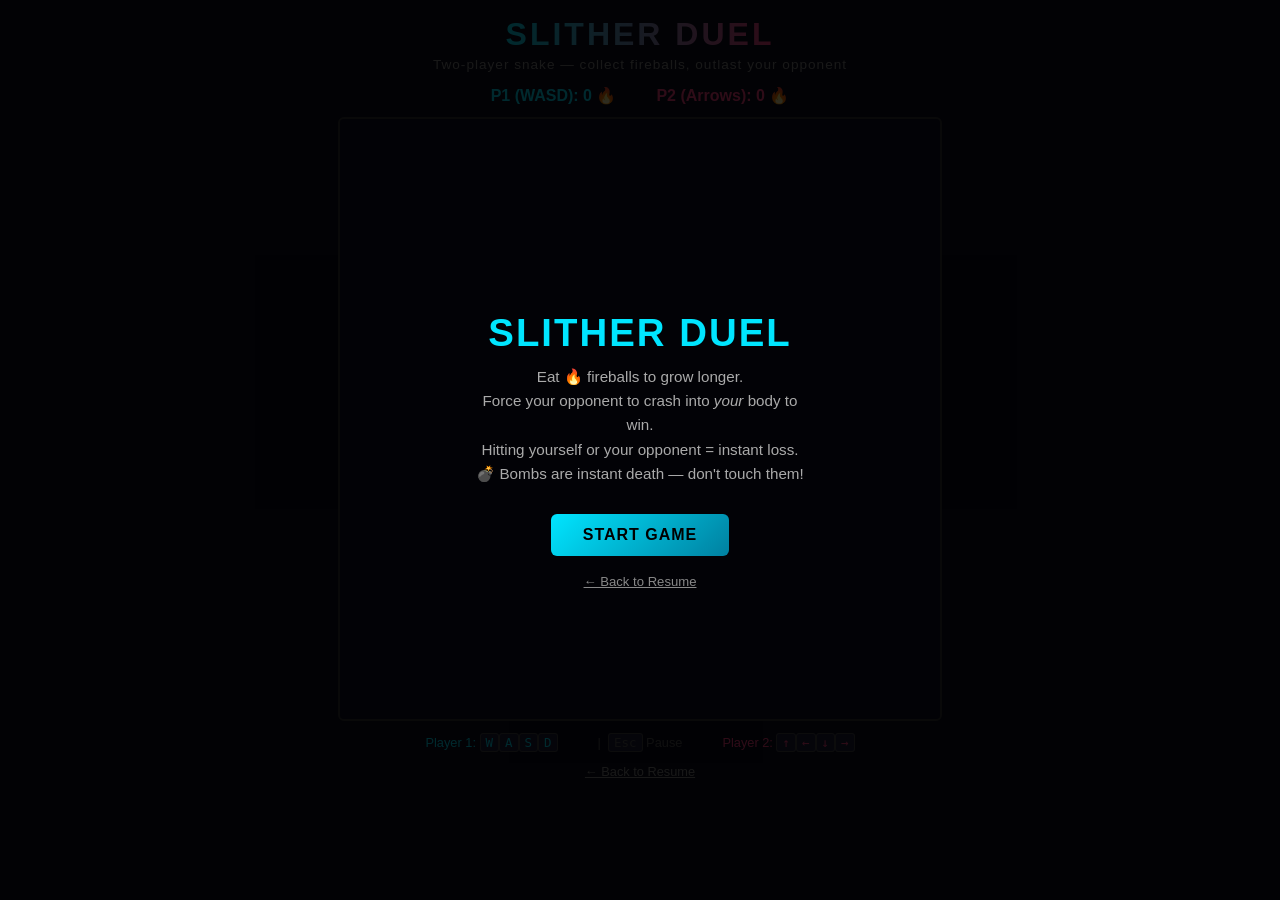
<file: snake.html>
<!DOCTYPE html>
<html lang="en">
<head>
  <meta charset="utf-8">
  <meta name="viewport" content="width=device-width, initial-scale=1.0">
  <title>Slither Duel — Two-Player Snake</title>
  <style>
    /* ============================================================
       Slither Duel — all styles in one file
    ============================================================ */
    * { box-sizing: border-box; margin: 0; padding: 0; }

    body {
      background: #0a0a1a;
      color: #eee;
      font-family: 'Segoe UI', Arial, sans-serif;
      display: flex;
      flex-direction: column;
      align-items: center;
      min-height: 100vh;
      padding: 16px;
    }

    h1 {
      font-size: 2rem;
      letter-spacing: 3px;
      text-transform: uppercase;
      margin-bottom: 4px;
      background: linear-gradient(90deg, #00e5ff, #ff4081);
      -webkit-background-clip: text;
      -webkit-text-fill-color: transparent;
      background-clip: text;
    }

    .subtitle {
      font-size: 0.85rem;
      color: #888;
      margin-bottom: 14px;
      letter-spacing: 1px;
    }

    /* ---- Score bar ---- */
    .scoreboard {
      display: flex;
      gap: 40px;
      margin-bottom: 12px;
      font-size: 1rem;
    }

    .score-p1 { color: #00e5ff; font-weight: bold; }
    .score-p2 { color: #ff4081; font-weight: bold; }

    /* ---- Canvas ---- */
    #gameCanvas {
      border: 2px solid #333;
      border-radius: 6px;
      display: block;
      background: #0d0d22;
      image-rendering: pixelated;
    }

    /* ---- Controls legend ---- */
    .controls {
      display: flex;
      gap: 40px;
      margin-top: 14px;
      font-size: 0.8rem;
      color: #666;
    }

    .controls .p1 { color: #00e5ff; }
    .controls .p2 { color: #ff4081; }

    kbd {
      background: #1e1e3a;
      border: 1px solid #444;
      border-radius: 3px;
      padding: 1px 5px;
      font-size: 0.78rem;
    }

    /* ---- Overlay (start / game over) ---- */
    #overlay {
      position: fixed;
      inset: 0;
      background: rgba(0, 0, 0, 0.82);
      display: flex;
      flex-direction: column;
      align-items: center;
      justify-content: center;
      z-index: 10;
    }

    #overlay h2 {
      font-size: 2.4rem;
      margin-bottom: 10px;
      letter-spacing: 2px;
    }

    #overlay p {
      color: #aaa;
      margin-bottom: 28px;
      font-size: 0.95rem;
      text-align: center;
      max-width: 340px;
      line-height: 1.6;
    }

    .btn {
      background: linear-gradient(135deg, #00e5ff, #0080a0);
      color: #000;
      font-weight: 700;
      font-size: 1rem;
      letter-spacing: 1px;
      border: none;
      border-radius: 6px;
      padding: 12px 32px;
      cursor: pointer;
      transition: opacity 0.2s;
    }

    .btn:hover { opacity: 0.85; }

    .winner-p1 { color: #00e5ff; }
    .winner-p2 { color: #ff4081; }
    .winner-tie { color: #ffd700; }

    .back-link {
      margin-top: 18px;
      font-size: 0.82rem;
      color: #555;
    }

    .back-link a { color: #888; }
    .back-link a:hover { color: #ccc; }

    /* ---- Countdown ---- */
    #countdown {
      display: none;
      position: fixed;
      top: 50%;
      left: 50%;
      transform: translate(-50%, -50%);
      font-size: 5rem;
      font-weight: 900;
      letter-spacing: 4px;
      color: #ffffff;
      text-shadow: 0 0 30px #00e5ff, 0 0 60px #00e5ff;
      z-index: 9;
      pointer-events: none;
      animation: countPop 0.35s ease-out;
    }

    @keyframes blink {
      0%, 100% { opacity: 1; }
      50%       { opacity: 0; }
    }

    @keyframes countPop {
      from { transform: translate(-50%, -50%) scale(1.6); opacity: 0; }
      to   { transform: translate(-50%, -50%) scale(1);   opacity: 1; }
    }

    /* ---- Pause banner ---- */
    #pauseBanner {
      display: none;
      position: fixed;
      top: 50%;
      left: 50%;
      transform: translate(-50%, -50%);
      background: rgba(0,0,0,0.85);
      color: #ffd700;
      font-size: 1.6rem;
      letter-spacing: 3px;
      padding: 14px 36px;
      border-radius: 8px;
      z-index: 9;
      pointer-events: none;
    }
  </style>
</head>
<body>

  <h1>Slither Duel</h1>
  <p class="subtitle">Two-player snake — collect fireballs, outlast your opponent</p>

  <div class="scoreboard">
    <span class="score-p1">P1 (WASD): <span id="score1">0</span> 🔥</span>
    <span class="score-p2">P2 (Arrows): <span id="score2">0</span> 🔥</span>
  </div>

  <canvas id="gameCanvas" width="600" height="600"></canvas>

  <div class="controls">
    <span class="p1">Player 1: <kbd>W</kbd><kbd>A</kbd><kbd>S</kbd><kbd>D</kbd></span>
    <span style="color:#555">|&nbsp; <kbd>Esc</kbd> Pause</span>
    <span class="p2">Player 2: <kbd>↑</kbd><kbd>←</kbd><kbd>↓</kbd><kbd>→</kbd></span>
  </div>

  <div id="countdown">3</div>
  <div id="pauseBanner">PAUSED</div>

  <!-- Controls screen (shown after clicking Start, before countdown) -->
  <div id="controlsScreen" style="display:none; position:fixed; inset:0; background:rgba(0,0,0,0.88); flex-direction:column; align-items:center; justify-content:center; z-index:10;">
    <h2 style="font-size:1.8rem; letter-spacing:3px; margin-bottom:6px; color:#ffd700;">HOW TO PLAY</h2>
    <p style="color:#666; font-size:0.8rem; margin-bottom:28px; letter-spacing:1px;">GET READY — CONTROLS BELOW</p>

    <div style="display:flex; gap:48px; margin-bottom:28px; flex-wrap:wrap; justify-content:center;">
      <div style="text-align:center;">
        <div style="color:#00e5ff; font-weight:700; font-size:1rem; margin-bottom:12px; letter-spacing:1px;">PLAYER 1</div>
        <div style="display:grid; grid-template-columns:repeat(3,40px); grid-template-rows:repeat(2,40px); gap:4px;">
          <div></div>
          <div style="background:#1e1e3a; border:1px solid #00e5ff; border-radius:5px; display:flex; align-items:center; justify-content:center; color:#00e5ff; font-weight:bold;">W</div>
          <div></div>
          <div style="background:#1e1e3a; border:1px solid #00e5ff; border-radius:5px; display:flex; align-items:center; justify-content:center; color:#00e5ff; font-weight:bold;">A</div>
          <div style="background:#1e1e3a; border:1px solid #00e5ff; border-radius:5px; display:flex; align-items:center; justify-content:center; color:#00e5ff; font-weight:bold;">S</div>
          <div style="background:#1e1e3a; border:1px solid #00e5ff; border-radius:5px; display:flex; align-items:center; justify-content:center; color:#00e5ff; font-weight:bold;">D</div>
        </div>
      </div>

      <div style="text-align:center;">
        <div style="color:#ff4081; font-weight:700; font-size:1rem; margin-bottom:12px; letter-spacing:1px;">PLAYER 2</div>
        <div style="display:grid; grid-template-columns:repeat(3,40px); grid-template-rows:repeat(2,40px); gap:4px;">
          <div></div>
          <div style="background:#1e1e3a; border:1px solid #ff4081; border-radius:5px; display:flex; align-items:center; justify-content:center; color:#ff4081; font-weight:bold;">↑</div>
          <div></div>
          <div style="background:#1e1e3a; border:1px solid #ff4081; border-radius:5px; display:flex; align-items:center; justify-content:center; color:#ff4081; font-weight:bold;">←</div>
          <div style="background:#1e1e3a; border:1px solid #ff4081; border-radius:5px; display:flex; align-items:center; justify-content:center; color:#ff4081; font-weight:bold;">↓</div>
          <div style="background:#1e1e3a; border:1px solid #ff4081; border-radius:5px; display:flex; align-items:center; justify-content:center; color:#ff4081; font-weight:bold;">→</div>
        </div>
      </div>
    </div>

    <div style="display:flex; flex-direction:column; gap:8px; margin-bottom:32px; font-size:0.88rem; color:#888; text-align:center;">
      <span>🔥 Eat fireballs to grow longer</span>
      <span>🏆 <strong style="color:#ffd700;">Goal:</strong> Stay alive as long as possible.</span>
      <span>💣 <span style="color:#ff6060;">Avoid bombs — instant death!</span></span>
      <span>⏸ Press <kbd style="background:#1e1e3a; border:1px solid #444; border-radius:3px; padding:1px 5px; font-size:0.8rem;">Esc</kbd> to pause</span>
    </div>

    <div style="color:#ffffff; font-size:1.1rem; letter-spacing:2px; animation: blink 1.2s step-start infinite;">Press SPACE BAR when ready</div>
  </div>

  <!-- Start / Game-over overlay -->
  <div id="overlay">
    <h2 id="overlayTitle" class="winner-p1">SLITHER DUEL</h2>
    <p id="overlayMsg">
      Eat 🔥 fireballs to grow longer.<br>
      Force your opponent to crash into <em>your</em> body to win.<br>
      Hitting yourself or your opponent = instant loss.<br>
      💣 Bombs are instant death — don't touch them!
    </p>
    <button class="btn" id="startBtn">START GAME</button>
    <div class="back-link"><a href="resume.html">&larr; Back to Resume</a></div>
  </div>

  <script>
    // ============================================================
    //  Slither Duel — all game logic in one file
    // ============================================================

    const COLS       = 30;
    const ROWS       = 30;
    const CELL       = 20;          // px per cell
    const TICK_MS    = 120;         // ms per frame (lower = faster)
    const FIREBALL_COUNT = 5;       // fireballs on board at once
    const BOMB_COUNT     = 3;       // bombs on board (permanent)

    const canvas  = document.getElementById('gameCanvas');
    const ctx     = canvas.getContext('2d');
    canvas.width  = COLS * CELL;
    canvas.height = ROWS * CELL;

    const score1El  = document.getElementById('score1');
    const score2El  = document.getElementById('score2');
    const overlay   = document.getElementById('overlay');
    const overlayTitle = document.getElementById('overlayTitle');
    const overlayMsg   = document.getElementById('overlayMsg');
    const startBtn  = document.getElementById('startBtn');
    const pauseBanner = document.getElementById('pauseBanner');

    // ---- State ----
    let snake1, snake2, dir1, dir2, nextDir1, nextDir2;
    let fireballs = [];
    let bombs = [];
    let explosions = [];
    let deadPlayer1 = false, deadPlayer2 = false;
    let score1, score2;
    let gameLoop, bombLoop, running, paused;

    // ---- Init ----
    function initGame() {
      snake1    = [{x:7, y:15}, {x:6, y:15}, {x:5, y:15}];
      snake2    = [{x:22, y:15}, {x:23, y:15}, {x:24, y:15}];
      dir1      = {x:1, y:0};
      dir2      = {x:-1, y:0};
      nextDir1  = {...dir1};
      nextDir2  = {...dir2};
      score1      = 0;
      score2      = 0;
      deadPlayer1 = false;
      deadPlayer2 = false;
      explosions  = [];
      fireballs = [];
      bombs = [];
      score1El.textContent = 0;
      score2El.textContent = 0;

      for (let i = 0; i < FIREBALL_COUNT; i++) spawnFireball();
      for (let i = 0; i < BOMB_COUNT; i++) {
        let c, tries = 0;
        do { c = randomCell(); tries++; } while (cellOccupied(c) && tries < 200);
        bombs.push(c);
      }
    }

    // ---- Fireball ----
    function randomCell() {
      return { x: Math.floor(Math.random() * COLS), y: Math.floor(Math.random() * ROWS) };
    }

    function cellOccupied(c) {
      return snake1.some(s => s.x===c.x && s.y===c.y)
          || snake2.some(s => s.x===c.x && s.y===c.y)
          || fireballs.some(f => f.x===c.x && f.y===c.y)
          || bombs.some(b => b.x===c.x && b.y===c.y);
    }

    function spawnFireball() {
      let c;
      let tries = 0;
      do { c = randomCell(); tries++; } while (cellOccupied(c) && tries < 200);
      fireballs.push(c);
    }

    // ---- Explosion system ----
    function createExplosion(gx, gy) {
      const cx = gx * CELL + CELL / 2;
      const cy = gy * CELL + CELL / 2;
      const fireColors = ['#ffffff','#fff7a0','#ffd700','#ff8c00','#ff4500','#ff0000','#ff6b35','#ffcc00'];
      const particles = [];

      // Main burst — 80 particles in all directions
      for (let i = 0; i < 80; i++) {
        const angle = Math.random() * Math.PI * 2;
        const speed = 0.5 + Math.random() * 6;
        const big   = Math.random() < 0.15;
        particles.push({
          x: cx, y: cy,
          vx: Math.cos(angle) * speed,
          vy: Math.sin(angle) * speed - (Math.random() * 2), // bias upward
          color: fireColors[Math.floor(Math.random() * fireColors.length)],
          alpha: 1,
          size: big ? 5 + Math.random() * 7 : 1.5 + Math.random() * 3.5,
          decay: big ? 0.012 : 0.018 + Math.random() * 0.018,
          gravity: 0.06 + Math.random() * 0.08
        });
      }

      // Shockwave rings
      const shockwaves = [
        { r: 0, maxR: CELL * 4.5, alpha: 0.9, speed: 4.5 },
        { r: 0, maxR: CELL * 3,   alpha: 0.6, speed: 3.0 }
      ];

      // Central flash
      explosions.push({ cx, cy, particles, shockwaves, flash: 1.0 });
    }

    function updateExplosions() {
      for (const exp of explosions) {
        exp.flash = Math.max(0, exp.flash - 0.08);
        for (const p of exp.particles) {
          p.x  += p.vx;
          p.y  += p.vy;
          p.vy += p.gravity;
          p.vx *= 0.97;
          p.alpha -= p.decay;
          p.size  *= 0.975;
        }
        exp.particles = exp.particles.filter(p => p.alpha > 0.02);
        for (const sw of exp.shockwaves) {
          sw.r     += sw.speed;
          sw.alpha -= 0.035;
        }
        exp.shockwaves = exp.shockwaves.filter(sw => sw.alpha > 0);
      }
      explosions = explosions.filter(e => e.particles.length > 0 || e.shockwaves.length > 0 || e.flash > 0);
    }

    function drawExplosions() {
      for (const exp of explosions) {
        // Central flash
        if (exp.flash > 0) {
          const grad = ctx.createRadialGradient(exp.cx, exp.cy, 0, exp.cx, exp.cy, CELL * 2);
          grad.addColorStop(0, `rgba(255,255,220,${exp.flash})`);
          grad.addColorStop(1, `rgba(255,100,0,0)`);
          ctx.fillStyle = grad;
          ctx.beginPath();
          ctx.arc(exp.cx, exp.cy, CELL * 2, 0, Math.PI * 2);
          ctx.fill();
        }

        // Shockwave rings
        for (const sw of exp.shockwaves) {
          ctx.beginPath();
          ctx.arc(exp.cx, exp.cy, sw.r, 0, Math.PI * 2);
          ctx.strokeStyle = `rgba(255,180,50,${sw.alpha})`;
          ctx.lineWidth = 3;
          ctx.shadowColor = '#ff8c00';
          ctx.shadowBlur  = 12;
          ctx.stroke();
          ctx.shadowBlur = 0;
        }

        // Particles
        for (const p of exp.particles) {
          ctx.save();
          ctx.globalAlpha = p.alpha;
          ctx.shadowColor = p.color;
          ctx.shadowBlur  = 6;
          ctx.fillStyle   = p.color;
          ctx.beginPath();
          ctx.arc(p.x, p.y, p.size, 0, Math.PI * 2);
          ctx.fill();
          ctx.restore();
        }
      }
    }

    // ---- Explode snake body into colored particles ----
    function explodeSnake(snake, color) {
      const particles = [];
      snake.forEach((seg, idx) => {
        const cx = seg.x * CELL + CELL / 2;
        const cy = seg.y * CELL + CELL / 2;
        const count = idx === 0 ? 14 : 4;
        for (let i = 0; i < count; i++) {
          const angle = Math.random() * Math.PI * 2;
          const speed = 0.4 + Math.random() * (idx === 0 ? 4 : 2.5);
          particles.push({
            x: cx, y: cy,
            vx: Math.cos(angle) * speed,
            vy: Math.sin(angle) * speed - Math.random() * 1.5,
            color,
            alpha: 1,
            size: 1.5 + Math.random() * (idx === 0 ? 4 : 2.5),
            decay: 0.016 + Math.random() * 0.018,
            gravity: 0.05 + Math.random() * 0.05
          });
        }
      });
      explosions.push({ cx: snake[0].x * CELL + CELL/2, cy: snake[0].y * CELL + CELL/2, particles, shockwaves: [], flash: 0 });
    }

    // ---- Bounce snake off walls (modifies dir in-place) ----
    function bounceWall(snake, dir) {
      const nx = snake[0].x + dir.x;
      const ny = snake[0].y + dir.y;
      if (nx < 0 || nx >= COLS) dir.x = -dir.x;
      if (ny < 0 || ny >= ROWS) dir.y = -dir.y;
    }

    // ---- Move one snake; returns false if it died (self-collision only) ----
    function moveSnake(snake, dir) {
      const head = { x: snake[0].x + dir.x, y: snake[0].y + dir.y };

      // Self collision (skip last segment — it's about to move)
      for (let i = 0; i < snake.length - 1; i++) {
        if (snake[i].x === head.x && snake[i].y === head.y) return false;
      }

      snake.unshift(head);

      // Fireball eaten?
      const fbIdx = fireballs.findIndex(f => f.x===head.x && f.y===head.y);
      if (fbIdx !== -1) {
        fireballs.splice(fbIdx, 1);
        spawnFireball();
        return 'ate';          // keep tail (grow)
      }

      snake.pop();             // normal move
      return true;
    }

    // ---- Check if snake A's head hits snake B's body ----
    function hitsOther(snakeA, snakeB) {
      const head = snakeA[0];
      return snakeB.some(s => s.x===head.x && s.y===head.y);
    }

    // ---- Game tick ----
    function tick() {
      if (paused) return;

      // Commit queued directions (prevent 180° reversal)
      if (!(nextDir1.x === -dir1.x && nextDir1.y === -dir1.y)) dir1 = {...nextDir1};
      if (!(nextDir2.x === -dir2.x && nextDir2.y === -dir2.y)) dir2 = {...nextDir2};

      // Bounce off walls before moving (modifies dir in-place)
      bounceWall(snake1, dir1);
      bounceWall(snake2, dir2);
      // Keep queued dirs in sync so the anti-reversal check stays correct
      nextDir1 = {...dir1};
      nextDir2 = {...dir2};

      const res1 = moveSnake(snake1, dir1);
      const res2 = moveSnake(snake2, dir2);

      // Update scores
      if (res1 === 'ate') { score1++; score1El.textContent = score1; }
      if (res2 === 'ate') { score2++; score2El.textContent = score2; }

      // Check cross-collision (heads hit opponent body)
      const p1HitsP2 = hitsOther(snake1, snake2);
      const p2HitsP1 = hitsOther(snake2, snake1);

      // Also check head-to-head collision
      const headCollide = snake1[0].x===snake2[0].x && snake1[0].y===snake2[0].y;

      // Check bomb collisions
      const p1HitsBomb = bombs.some(b => b.x===snake1[0].x && b.y===snake1[0].y);
      const p2HitsBomb = bombs.some(b => b.x===snake2[0].x && b.y===snake2[0].y);

      const p1Dead = !res1 || p1HitsP2 || headCollide || p1HitsBomb;
      const p2Dead = !res2 || p2HitsP1 || headCollide || p2HitsBomb;

      draw();

      if (p1Dead || p2Dead) {
        stopGame();

        let title, msg, cls;
        if (p1Dead && p2Dead) {
          title = "DRAW!";  cls = "winner-tie";
          msg = "Both players crashed at the same time.";
        } else if (p1Dead) {
          title = "PLAYER 2 WINS!";  cls = "winner-p2";
          msg = `Player 1 crashed.\nFinal score — P1: ${score1} 🔥 &nbsp;|&nbsp; P2: ${score2} 🔥`;
        } else {
          title = "PLAYER 1 WINS!";  cls = "winner-p1";
          msg = `Player 2 crashed.\nFinal score — P1: ${score1} 🔥 &nbsp;|&nbsp; P2: ${score2} 🔥`;
        }

        // Trigger explosions at dead snake heads + scatter body
        if (p1Dead) { deadPlayer1 = true; createExplosion(snake1[0].x, snake1[0].y); explodeSnake(snake1, '#00e5ff'); }
        if (p2Dead) { deadPlayer2 = true; createExplosion(snake2[0].x, snake2[0].y); explodeSnake(snake2, '#ff4081'); }

        // Animate explosions, then show overlay after min 2.5s
        let overlayShown = false;
        function showOverlay() {
          if (overlayShown) return;
          overlayShown = true;
          overlayTitle.textContent = title;
          overlayTitle.className = cls;
          overlayMsg.innerHTML = msg;
          startBtn.textContent = "PLAY AGAIN";
          overlay.style.display = 'flex';
        }

        const minDelay = setTimeout(showOverlay, 2500);

        function animateExplosion() {
          draw();
          updateExplosions();
          drawExplosions();
          if (explosions.length > 0) {
            requestAnimationFrame(animateExplosion);
          } else {
            clearTimeout(minDelay);
            setTimeout(showOverlay, 400); // brief pause after particles fade
          }
        }
        requestAnimationFrame(animateExplosion);
      }
    }

    // ---- Drawing ----
    function drawCell(x, y, color, glow) {
      if (glow) {
        ctx.shadowColor = color;
        ctx.shadowBlur  = 10;
      }
      ctx.fillStyle = color;
      ctx.fillRect(x * CELL + 1, y * CELL + 1, CELL - 2, CELL - 2);
      ctx.shadowBlur = 0;
    }

    function drawRoundHead(x, y, color) {
      ctx.shadowColor = color;
      ctx.shadowBlur  = 18;
      ctx.fillStyle   = color;
      ctx.beginPath();
      ctx.roundRect(x * CELL + 1, y * CELL + 1, CELL - 2, CELL - 2, 5);
      ctx.fill();
      ctx.shadowBlur = 0;
    }

    function draw() {
      // Background grid
      ctx.fillStyle = '#0d0d22';
      ctx.fillRect(0, 0, canvas.width, canvas.height);

      // Subtle grid lines
      ctx.strokeStyle = '#14142a';
      ctx.lineWidth = 0.5;
      for (let c = 0; c <= COLS; c++) {
        ctx.beginPath(); ctx.moveTo(c*CELL, 0); ctx.lineTo(c*CELL, canvas.height); ctx.stroke();
      }
      for (let r = 0; r <= ROWS; r++) {
        ctx.beginPath(); ctx.moveTo(0, r*CELL); ctx.lineTo(canvas.width, r*CELL); ctx.stroke();
      }

      // Bombs
      bombs.forEach(b => {
        ctx.shadowColor = '#ff0000';
        ctx.shadowBlur  = 16;
        ctx.font = `${CELL - 2}px serif`;
        ctx.textAlign = 'center';
        ctx.textBaseline = 'middle';
        ctx.fillText('💣', b.x * CELL + CELL / 2, b.y * CELL + CELL / 2 + 1);
        ctx.shadowBlur = 0;
      });

      // Fireballs
      fireballs.forEach(f => {
        ctx.shadowColor = '#ff8c00';
        ctx.shadowBlur  = 14;
        ctx.font = `${CELL - 2}px serif`;
        ctx.textAlign = 'center';
        ctx.textBaseline = 'middle';
        ctx.fillText('🔥', f.x * CELL + CELL / 2, f.y * CELL + CELL / 2 + 1);
        ctx.shadowBlur = 0;
      });

      // Snake 1 body (cyan) — hide once exploding
      if (!deadPlayer1) {
        for (let i = snake1.length - 1; i >= 1; i--) {
          drawCell(snake1[i].x, snake1[i].y, `rgba(0,229,255,${1 - i / snake1.length * 0.55})`);
        }
        if (snake1.length) drawRoundHead(snake1[0].x, snake1[0].y, '#00e5ff');
      }

      // Snake 2 body (pink) — hide once exploding
      if (!deadPlayer2) {
        for (let i = snake2.length - 1; i >= 1; i--) {
          drawCell(snake2[i].x, snake2[i].y, `rgba(255,64,129,${1 - i / snake2.length * 0.55})`);
        }
        if (snake2.length) drawRoundHead(snake2[0].x, snake2[0].y, '#ff4081');
      }
    }

    // ---- Start / Stop ----
    const countdownEl = document.getElementById('countdown');

    let countdownTimer  = null;   // active setTimeout during countdown
    let countdownResume = null;   // function to call when unpausing mid-countdown

    // beginCountdown is called after the controls screen is dismissed
    function beginCountdown() {
      running = true;
      paused  = false;
      countdownResume = null;

      const steps = ['3', '2', '1', 'GO!'];
      let i = 0;

      function showStep() {
        countdownTimer  = null;
        countdownResume = null;

        countdownEl.textContent = steps[i];
        countdownEl.style.display = 'block';
        countdownEl.style.animation = 'none';
        countdownEl.offsetHeight; // reflow to re-trigger animation
        countdownEl.style.animation = '';

        i++;
        if (i < steps.length) {
          countdownResume = showStep;
          countdownTimer  = setTimeout(showStep, 900);
        } else {
          const launch = () => {
            countdownEl.style.display = 'none';
            gameLoop = setInterval(tick, TICK_MS);
            bombLoop = setInterval(() => {
              let c, tries = 0;
              do { c = randomCell(); tries++; } while (cellOccupied(c) && tries < 200);
              bombs.push(c);
            }, 5000);
          };
          countdownResume = launch;
          countdownTimer  = setTimeout(launch, 600);
        }
      }

      showStep();
    }

    function stopGame() {
      running = false;
      clearInterval(gameLoop);
      clearInterval(bombLoop);
    }

    // ---- Keyboard ----
    document.addEventListener('keydown', e => {
      // Prevent arrow keys from scrolling the page while playing
      if (['ArrowUp','ArrowDown','ArrowLeft','ArrowRight',' '].includes(e.key)) {
        if (running) e.preventDefault();
      }

      // Player 1 — WASD
      if (e.key === 'w' || e.key === 'W') nextDir1 = {x:0, y:-1};
      if (e.key === 's' || e.key === 'S') nextDir1 = {x:0, y: 1};
      if (e.key === 'a' || e.key === 'A') nextDir1 = {x:-1, y:0};
      if (e.key === 'd' || e.key === 'D') nextDir1 = {x: 1, y:0};

      // Player 2 — Arrow keys
      if (e.key === 'ArrowUp')    nextDir2 = {x:0, y:-1};
      if (e.key === 'ArrowDown')  nextDir2 = {x:0, y: 1};
      if (e.key === 'ArrowLeft')  nextDir2 = {x:-1, y:0};
      if (e.key === 'ArrowRight') nextDir2 = {x: 1, y:0};

      // Pause / Unpause — Escape (also works during countdown)
      if (e.key === 'Escape' && running) {
        paused = !paused;
        pauseBanner.style.display = paused ? 'block' : 'none';
        if (paused) {
          // Freeze: clear active countdown timer
          if (countdownTimer !== null) {
            clearTimeout(countdownTimer);
            countdownTimer = null;
          }
        } else {
          // Resume: restart countdown if it was mid-count, else game ticks resume naturally
          if (countdownResume !== null) {
            const fn = countdownResume;
            countdownResume = null;
            countdownTimer = setTimeout(fn, 600);
          }
        }
      }
    });

    const controlsScreen = document.getElementById('controlsScreen');

    // "Start Game" / "Play Again" → show controls screen
    startBtn.addEventListener('click', () => {
      overlay.style.display = 'none';
      controlsScreen.style.display = 'flex';
      // Pre-init so the board is visible behind the overlay
      initGame();
      draw();
    });

    // Space bar → dismiss controls screen and begin countdown
    document.addEventListener('keydown', e => {
      if (e.key === ' ' && controlsScreen.style.display === 'flex') {
        e.preventDefault();
        controlsScreen.style.display = 'none';
        beginCountdown();
      }
    });

    // Initial draw (before first game)
    (function initialDraw() {
      ctx.fillStyle = '#0d0d22';
      ctx.fillRect(0, 0, canvas.width, canvas.height);
    })();
  </script>

  <div class="back-link" style="margin-top:14px; font-size:0.8rem; color:#555;">
    <a href="resume.html" style="color:#888;">&larr; Back to Resume</a>
  </div>

</body>
</html>
</file>
<file: assets/css/main.css>
/**
* Template Name: MyResume
* Template URL: https://bootstrapmade.com/free-html-bootstrap-template-my-resume/
* Updated: Jun 29 2024 with Bootstrap v5.3.3
* Author: BootstrapMade.com
* License: https://bootstrapmade.com/license/
*/

/*--------------------------------------------------------------
# Font & Color Variables
# Help: https://bootstrapmade.com/color-system/
--------------------------------------------------------------*/
/* Fonts */
:root {
  --default-font: "Roboto",  system-ui, -apple-system, "Segoe UI", Roboto, "Helvetica Neue", Arial, "Noto Sans", "Liberation Sans", sans-serif, "Apple Color Emoji", "Segoe UI Emoji", "Segoe UI Symbol", "Noto Color Emoji";
  --heading-font: "Raleway",  sans-serif;
  --nav-font: "Poppins",  sans-serif;
}

/* Global Colors - The following color variables are used throughout the website. Updating them here will change the color scheme of the entire website */
:root { 
  --background-color: #ffffff; /* Background color for the entire website, including individual sections */
  --default-color: #272829; /* Default color used for the majority of the text content across the entire website */
  --heading-color: #45505b; /* Color for headings, subheadings and title throughout the website */
  --accent-color: #0563bb; /* Accent color that represents your brand on the website. It's used for buttons, links, and other elements that need to stand out */
  --surface-color: #ffffff; /* The surface color is used as a background of boxed elements within sections, such as cards, icon boxes, or other elements that require a visual separation from the global background. */
  --contrast-color: #ffffff; /* Contrast color for text, ensuring readability against backgrounds of accent, heading, or default colors. */
}

/* Nav Menu Colors - The following color variables are used specifically for the navigation menu. They are separate from the global colors to allow for more customization options */
:root {
  --nav-color: #45505b;  /* The default color of the main navmenu links */
  --nav-hover-color: #0563bb; /* Applied to main navmenu links when they are hovered over or active */
  --nav-mobile-background-color: #ffffff; /* Used as the background color for mobile navigation menu */
  --nav-dropdown-background-color: #ffffff; /* Used as the background color for dropdown items that appear when hovering over primary navigation items */
  --nav-dropdown-color: #212529; /* Used for navigation links of the dropdown items in the navigation menu. */
  --nav-dropdown-hover-color: #0563bb; /* Similar to --nav-hover-color, this color is applied to dropdown navigation links when they are hovered over. */
}

/* Color Presets - These classes override global colors when applied to any section or element, providing reuse of the sam color scheme. */

.light-background {
  --background-color: #f9f9f9;
  --surface-color: #ffffff;
}

.dark-background {
  --background-color: #060606;
  --default-color: #ffffff;
  --heading-color: #ffffff;
  --surface-color: #252525;
  --contrast-color: #ffffff;
}

/* Smooth scroll */
:root {
  scroll-behavior: smooth;
}

/*--------------------------------------------------------------
# General Styling & Shared Classes
--------------------------------------------------------------*/
body {
  color: var(--default-color);
  background-color: var(--background-color);
  font-family: var(--default-font);
}

a {
  color: var(--accent-color);
  text-decoration: none;
  transition: 0.3s;
}

a:hover {
  color: color-mix(in srgb, var(--accent-color), transparent 25%);
  text-decoration: none;
}

h1,
h2,
h3,
h4,
h5,
h6 {
  color: var(--heading-color);
  font-family: var(--heading-font);
}

/* PHP Email Form Messages
------------------------------*/
.php-email-form .error-message {
  display: none;
  background: #df1529;
  color: #ffffff;
  text-align: left;
  padding: 15px;
  margin-bottom: 24px;
  font-weight: 600;
}

.php-email-form .sent-message {
  display: none;
  color: #ffffff;
  background: #059652;
  text-align: center;
  padding: 15px;
  margin-bottom: 24px;
  font-weight: 600;
}

.php-email-form .loading {
  display: none;
  background: var(--surface-color);
  text-align: center;
  padding: 15px;
  margin-bottom: 24px;
}

.php-email-form .loading:before {
  content: "";
  display: inline-block;
  border-radius: 50%;
  width: 24px;
  height: 24px;
  margin: 0 10px -6px 0;
  border: 3px solid var(--accent-color);
  border-top-color: var(--surface-color);
  animation: php-email-form-loading 1s linear infinite;
}

@keyframes php-email-form-loading {
  0% {
    transform: rotate(0deg);
  }

  100% {
    transform: rotate(360deg);
  }
}

/*--------------------------------------------------------------
# Global Header
--------------------------------------------------------------*/
.header {
  color: var(--default-color);
  position: fixed;
  top: 0;
  left: 0;
  bottom: 0;
  padding: 0 15px;
  transition: all ease-in-out 0.3s;
  overflow-y: auto;
  z-index: 997;
  min-width: 200px;
}

@media (max-width: 1199px) {
  .header {
    background-color: var(--background-color);
    border-right: 1px solid color-mix(in srgb, var(--default-color), transparent 90%);
    width: 300px;
    left: -100%;
  }
}

@media (min-width: 1200px) and (max-width: 1600px) {
  .header~main {
    margin-left: 160px;
  }

  .header~main .hero {
    margin-left: -160px;
    width: 100vw;
  }
}

.header.header-show {
  left: 0;
}

.header .header-toggle {
  color: var(--contrast-color);
  background-color: var(--accent-color);
  font-size: 22px;
  display: flex;
  align-items: center;
  justify-content: center;
  width: 40px;
  height: 40px;
  border-radius: 50%;
  cursor: pointer;
  position: fixed;
  top: 15px;
  right: 15px;
  z-index: 9999;
  transition: background-color 0.3s;
}

.header .header-toggle:hover {
  color: var(--contrast-color);
  background-color: color-mix(in srgb, var(--accent-color) 90%, white 15%);
}

/*--------------------------------------------------------------
# Navigation Menu
--------------------------------------------------------------*/
.navmenu {
  padding: 0;
  z-index: 9997;
}

.navmenu ul {
  list-style: none;
  padding: 0 0 20px 0;
  margin: 0;
  width: 140px;
}

.navmenu a,
.navmenu a:focus {
  color: var(--nav-color);
  font-family: var(--nav-font);
  display: flex;
  align-items: center;
  padding: 10px 18px;
  margin-bottom: 8px;
  font-size: 15px;
  border-radius: 50px;
  background: color-mix(in srgb, var(--default-color), transparent 92%);
  height: 56px;
  width: 100%;
  overflow: hidden;
  transition: 0.3s;
}

.navmenu a i,
.navmenu a:focus i {
  font-size: 20px;
}

.navmenu a span,
.navmenu a:focus span {
  padding: 0 5px 0 7px;
}

@media (min-width: 992px) {

  .navmenu a,
  .navmenu a:focus {
    max-width: 56px;
  }

  .navmenu a span,
  .navmenu a:focus span {
    display: none;
  }
}

.navmenu a:hover,
.navmenu .active,
.navmenu .active:focus,
.navmenu li:hover>a {
  color: var(--contrast-color);
  background: var(--nav-hover-color);
}

.navmenu a:hover,
.navmenu li:hover>a {
  max-width: 100%;
  color: var(--contrast-color);
}

.navmenu a:hover span,
.navmenu li:hover>a span {
  display: block;
}

/*--------------------------------------------------------------
# Global Footer
--------------------------------------------------------------*/
.footer {
  color: var(--default-color);
  background-color: var(--background-color);
  font-size: 14px;
  text-align: center;
  padding: 30px 0;
  position: relative;
}

.footer h3 {
  font-size: 36px;
  font-weight: 700;
  position: relative;
  padding: 0;
  margin: 0 0 15px 0;
}

.footer p {
  font-size: 15;
  font-style: italic;
  padding: 0;
  margin: 0 0 30px 0;
}

.footer .social-links {
  margin: 0 0 30px 0;
}

.footer .social-links a {
  font-size: 16px;
  display: flex;
  align-items: center;
  justify-content: center;
  background: var(--accent-color);
  color: var(--contrast-color);
  line-height: 1;
  margin: 0 4px;
  border-radius: 50%;
  text-align: center;
  width: 36px;
  height: 36px;
  transition: 0.3s;
}

.footer .social-links a:hover {
  background: color-mix(in srgb, var(--accent-color), transparent 20%);
  text-decoration: none;
}

.footer .copyright {
  padding-top: 25px;
  border-top: 1px solid color-mix(in srgb, var(--default-color), transparent 90%);
}

.footer .credits {
  font-size: 13px;
  padding-top: 5px;
}

/*--------------------------------------------------------------
# Preloader
--------------------------------------------------------------*/
#preloader {
  position: fixed;
  inset: 0;
  z-index: 999999;
  overflow: hidden;
  background: var(--background-color);
  transition: all 0.6s ease-out;
}

#preloader:before {
  content: "";
  position: fixed;
  top: calc(50% - 30px);
  left: calc(50% - 30px);
  border: 6px solid #ffffff;
  border-color: var(--accent-color) transparent var(--accent-color) transparent;
  border-radius: 50%;
  width: 60px;
  height: 60px;
  animation: animate-preloader 1.5s linear infinite;
}

@keyframes animate-preloader {
  0% {
    transform: rotate(0deg);
  }

  100% {
    transform: rotate(360deg);
  }
}

/*--------------------------------------------------------------
# Scroll Top Button
--------------------------------------------------------------*/
.scroll-top {
  position: fixed;
  visibility: hidden;
  opacity: 0;
  right: 15px;
  bottom: -15px;
  z-index: 99999;
  background-color: var(--accent-color);
  width: 44px;
  height: 44px;
  border-radius: 50px;
  transition: all 0.4s;
}

.scroll-top i {
  font-size: 24px;
  color: var(--contrast-color);
  line-height: 0;
}

.scroll-top:hover {
  background-color: color-mix(in srgb, var(--accent-color), transparent 20%);
  color: var(--contrast-color);
}

.scroll-top.active {
  visibility: visible;
  opacity: 1;
  bottom: 15px;
}

/*--------------------------------------------------------------
# Disable aos animation delay on mobile devices
--------------------------------------------------------------*/
@media screen and (max-width: 768px) {
  [data-aos-delay] {
    transition-delay: 0 !important;
  }
}

/*--------------------------------------------------------------
# Global Page Titles & Breadcrumbs
--------------------------------------------------------------*/
.page-title {
  --background-color: color-mix(in srgb, var(--default-color), transparent 96%);
  color: var(--default-color);
  background-color: var(--background-color);
  padding: 20px 0;
  position: relative;
}

.page-title h1 {
  font-size: 28px;
  font-weight: 700;
  margin: 0;
}

.page-title .breadcrumbs ol {
  display: flex;
  flex-wrap: wrap;
  list-style: none;
  padding: 0 0 10px 0;
  margin: 0;
  font-size: 14px;
  font-weight: 400;
}

.page-title .breadcrumbs ol li+li {
  padding-left: 10px;
}

.page-title .breadcrumbs ol li+li::before {
  content: "/";
  display: inline-block;
  padding-right: 10px;
  color: color-mix(in srgb, var(--default-color), transparent 70%);
}

/*--------------------------------------------------------------
# Global Sections
--------------------------------------------------------------*/
section,
.section {
  color: var(--default-color);
  background-color: var(--background-color);
  padding: 60px 0;
  overflow: clip;
}

/*--------------------------------------------------------------
# Global Section Titles
--------------------------------------------------------------*/
.section-title {
  text-align: center;
  padding-bottom: 60px;
  position: relative;
}

.section-title h2 {
  font-size: 32px;
  font-weight: 700;
  margin-bottom: 20px;
  padding-bottom: 20px;
  position: relative;
}

.section-title h2:before {
  content: "";
  position: absolute;
  display: block;
  width: 160px;
  height: 1px;
  background: color-mix(in srgb, var(--default-color), transparent 60%);
  left: 0;
  right: 0;
  bottom: 1px;
  margin: auto;
}

.section-title h2::after {
  content: "";
  position: absolute;
  display: block;
  width: 60px;
  height: 3px;
  background: var(--accent-color);
  left: 0;
  right: 0;
  bottom: 0;
  margin: auto;
}

.section-title p {
  margin-bottom: 0;
}

/*--------------------------------------------------------------
# Hero Section
--------------------------------------------------------------*/
.hero {
  width: 100%;
  min-height: 100vh;
  position: relative;
  padding: 80px 0;
  display: flex;
  align-items: center;
  justify-content: center;
}

.hero img {
  position: absolute;
  inset: 0;
  display: block;
  width: 100%;
  height: 100%;
  object-fit: cover;
  z-index: 1;
}

.hero:before {
  content: "";
  background: color-mix(in srgb, var(--background-color), transparent 30%);
  position: absolute;
  inset: 0;
  z-index: 2;
}

.hero .container {
  position: relative;
  z-index: 3;
}

.hero h2 {
  margin: 0;
  font-size: 64px;
  font-weight: 700;
}

.hero p {
  margin: 5px 0 0 0;
  font-size: 26px;
}

.hero p span {
  letter-spacing: 1px;
  border-bottom: 2px solid var(--accent-color);
}

.hero .social-links {
  margin-top: 25px;
}

.hero .social-links a {
  font-size: 20px;
  display: inline-block;
  color: color-mix(in srgb, var(--default-color), transparent 30%);
  line-height: 1;
  margin-right: 20px;
  transition: 0.3s;
}

.hero .social-links a:hover {
  color: var(--accent-color);
}

@media (max-width: 768px) {
  .hero h2 {
    font-size: 32px;
  }

  .hero p {
    font-size: 20px;
  }
}

/*--------------------------------------------------------------
# About Section
--------------------------------------------------------------*/
.about .content h2 {
  font-weight: 700;
  font-size: 24px;
}

.about .content ul {
  list-style: none;
  padding: 0;
}

.about .content ul li {
  margin-bottom: 20px;
  display: flex;
  align-items: center;
}

.about .content ul strong {
  margin-right: 10px;
}

.about .content ul i {
  font-size: 16px;
  margin-right: 5px;
  color: var(--accent-color);
  line-height: 0;
}

/*--------------------------------------------------------------
# Stats Section
--------------------------------------------------------------*/
.stats i {
  background-color: var(--accent-color);
  color: var(--contrast-color);
  width: 54px;
  height: 54px;
  font-size: 24px;
  border-radius: 50px;
  display: inline-flex;
  align-items: center;
  justify-content: center;
  position: relative;
  z-index: 1;
}

.stats .stats-item {
  margin-top: 10px;
  width: 100%;
  position: relative;
  text-align: center;
  z-index: 0;
}

.stats .stats-item span {
  font-size: 36px;
  display: block;
  font-weight: 700;
  color: color-mix(in srgb, var(--default-color), transparent 20%);
}

.stats .stats-item p {
  padding: 0;
  margin: 0;
  color: color-mix(in srgb, var(--default-color), transparent 50%);
  font-size: 16px;
}

/*--------------------------------------------------------------
# Skills Section
--------------------------------------------------------------*/
.skills .progress {
  height: 60px;
  display: block;
  background: none;
  border-radius: 0;
}

.skills .progress .skill {
  color: var(--heading-color);
  padding: 0;
  margin: 0 0 6px 0;
  text-transform: uppercase;
  display: block;
  font-weight: 600;
  font-family: var(--heading-font);
}

.skills .progress .skill .val {
  float: right;
  font-style: normal;
}

.skills .progress-bar-wrap {
  background: color-mix(in srgb, var(--default-color), transparent 90%);
  height: 10px;
}

.skills .progress-bar {
  width: 1px;
  height: 10px;
  transition: 0.9s;
  background-color: var(--accent-color);
}

/*--------------------------------------------------------------
# Resume Section
--------------------------------------------------------------*/
.resume .resume-title {
  color: var(--heading-color);
  font-size: 26px;
  font-weight: 700;
  margin-top: 20px;
  margin-bottom: 20px;
}

.resume .resume-item {
  padding: 0 0 20px 20px;
  margin-top: -2px;
  border-left: 2px solid var(--accent-color);
  position: relative;
}

.resume .resume-item h4 {
  line-height: 18px;
  font-size: 18px;
  font-weight: 600;
  text-transform: uppercase;
  color: color-mix(in srgb, var(--default-color), transparent 20%);
  margin-bottom: 10px;
}

.resume .resume-item h5 {
  font-size: 16px;
  padding: 5px 15px;
  display: inline-block;
  font-weight: 600;
  margin-bottom: 10px;
}

.resume .resume-item ul {
  padding-left: 20px;
}

.resume .resume-item ul li {
  padding-bottom: 10px;
}

.resume .resume-item:last-child {
  padding-bottom: 0;
}

.resume .resume-item::before {
  content: "";
  position: absolute;
  width: 16px;
  height: 16px;
  border-radius: 50px;
  left: -9px;
  top: 0;
  background: var(--background-color);
  border: 2px solid var(--accent-color);
}

/*--------------------------------------------------------------
# Portfolio Section
--------------------------------------------------------------*/
.portfolio .portfolio-filters {
  padding: 0;
  margin: 0 auto 20px auto;
  list-style: none;
  text-align: center;
}

.portfolio .portfolio-filters li {
  cursor: pointer;
  display: inline-block;
  padding: 8px 20px 10px 20px;
  margin: 0;
  font-size: 15px;
  font-weight: 500;
  line-height: 1;
  margin-bottom: 5px;
  border-radius: 50px;
  transition: all 0.3s ease-in-out;
  font-family: var(--heading-font);
}

.portfolio .portfolio-filters li:hover,
.portfolio .portfolio-filters li.filter-active {
  color: var(--contrast-color);
  background-color: var(--accent-color);
}

.portfolio .portfolio-filters li:first-child {
  margin-left: 0;
}

.portfolio .portfolio-filters li:last-child {
  margin-right: 0;
}

@media (max-width: 575px) {
  .portfolio .portfolio-filters li {
    font-size: 14px;
    margin: 0 0 10px 0;
  }
}

.portfolio .portfolio-item {
  position: relative;
  overflow: hidden;
}

.portfolio .portfolio-item .portfolio-info {
  opacity: 0;
  position: absolute;
  left: 12px;
  right: 12px;
  bottom: -100%;
  z-index: 3;
  transition: all ease-in-out 0.5s;
  background: color-mix(in srgb, var(--background-color), transparent 10%);
  padding: 15px;
}

.portfolio .portfolio-item .portfolio-info h4 {
  font-size: 18px;
  font-weight: 600;
  padding-right: 50px;
}

.portfolio .portfolio-item .portfolio-info p {
  color: color-mix(in srgb, var(--default-color), transparent 30%);
  font-size: 14px;
  margin-bottom: 0;
  padding-right: 50px;
}

.portfolio .portfolio-item .portfolio-info .preview-link,
.portfolio .portfolio-item .portfolio-info .details-link {
  position: absolute;
  right: 50px;
  font-size: 24px;
  top: calc(50% - 14px);
  color: color-mix(in srgb, var(--default-color), transparent 30%);
  transition: 0.3s;
  line-height: 0;
}

.portfolio .portfolio-item .portfolio-info .preview-link:hover,
.portfolio .portfolio-item .portfolio-info .details-link:hover {
  color: var(--accent-color);
}

.portfolio .portfolio-item .portfolio-info .details-link {
  right: 14px;
  font-size: 28px;
}

.portfolio .portfolio-item:hover .portfolio-info {
  opacity: 1;
  bottom: 0;
}

/*--------------------------------------------------------------
# Services Section
--------------------------------------------------------------*/
.services .service-item {
  background-color: var(--surface-color);
  box-shadow: 0px 5px 90px 0px rgba(0, 0, 0, 0.1);
  height: 100%;
  padding: 60px 30px;
  text-align: center;
  transition: 0.3s;
  border-radius: 5px;
}

.services .service-item .icon {
  margin: 0 auto;
  width: 100px;
  height: 100px;
  display: flex;
  align-items: center;
  justify-content: center;
  transition: ease-in-out 0.3s;
  position: relative;
}

.services .service-item .icon i {
  font-size: 36px;
  transition: 0.5s;
  position: relative;
}

.services .service-item .icon svg {
  position: absolute;
  top: 0;
  left: 0;
}

.services .service-item .icon svg path {
  transition: 0.5s;
  fill: color-mix(in srgb, var(--default-color), transparent 95%);
}

.services .service-item h3 {
  font-weight: 700;
  margin: 10px 0 15px 0;
  font-size: 22px;
}

.services .service-item p {
  line-height: 24px;
  font-size: 14px;
  margin-bottom: 0;
}

.services .service-item:hover {
  box-shadow: 0px 5px 35px 0px rgba(0, 0, 0, 0.1);
}

.services .service-item.item-cyan i {
  color: #0dcaf0;
}

.services .service-item.item-cyan:hover .icon i {
  color: #fff;
}

.services .service-item.item-cyan:hover .icon path {
  fill: #0dcaf0;
}

.services .service-item.item-orange i {
  color: #fd7e14;
}

.services .service-item.item-orange:hover .icon i {
  color: #fff;
}

.services .service-item.item-orange:hover .icon path {
  fill: #fd7e14;
}

.services .service-item.item-teal i {
  color: #20c997;
}

.services .service-item.item-teal:hover .icon i {
  color: #fff;
}

.services .service-item.item-teal:hover .icon path {
  fill: #20c997;
}

.services .service-item.item-red i {
  color: #df1529;
}

.services .service-item.item-red:hover .icon i {
  color: #fff;
}

.services .service-item.item-red:hover .icon path {
  fill: #df1529;
}

.services .service-item.item-indigo i {
  color: #6610f2;
}

.services .service-item.item-indigo:hover .icon i {
  color: #fff;
}

.services .service-item.item-indigo:hover .icon path {
  fill: #6610f2;
}

.services .service-item.item-pink i {
  color: #f3268c;
}

.services .service-item.item-pink:hover .icon i {
  color: #fff;
}

.services .service-item.item-pink:hover .icon path {
  fill: #f3268c;
}

/*--------------------------------------------------------------
# Testimonials Section
--------------------------------------------------------------*/
.testimonials .testimonials-carousel,
.testimonials .testimonials-slider {
  overflow: hidden;
}

.testimonials .testimonial-item .testimonial-content {
  border-left: 3px solid var(--accent-color);
  padding-left: 30px;
}

.testimonials .testimonial-item .testimonial-img {
  border-radius: 50%;
  border: 4px solid var(--background-color);
  margin: 0 auto;
}

.testimonials .testimonial-item h3 {
  font-size: 20px;
  font-weight: bold;
  margin: 10px 0 5px 0;
}

.testimonials .testimonial-item h4 {
  font-size: 14px;
  color: color-mix(in srgb, var(--default-color), transparent 40%);
  margin: 0 0 10px 0;
}

.testimonials .testimonial-item .stars i {
  color: #ffc107;
  margin: 0 1px;
}

.testimonials .testimonial-item .quote-icon-left,
.testimonials .testimonial-item .quote-icon-right {
  color: color-mix(in srgb, var(--accent-color), transparent 50%);
  font-size: 26px;
  line-height: 0;
}

.testimonials .testimonial-item .quote-icon-left {
  display: inline-block;
  left: -5px;
  position: relative;
}

.testimonials .testimonial-item .quote-icon-right {
  display: inline-block;
  right: -5px;
  position: relative;
  top: 10px;
  transform: scale(-1, -1);
}

.testimonials .testimonial-item p {
  font-style: italic;
}

.testimonials .swiper-wrapper {
  height: auto;
}

.testimonials .swiper-pagination {
  margin-top: 30px;
  position: relative;
}

.testimonials .swiper-pagination .swiper-pagination-bullet {
  width: 12px;
  height: 12px;
  background-color: color-mix(in srgb, var(--default-color), transparent 85%);
  opacity: 1;
}

.testimonials .swiper-pagination .swiper-pagination-bullet-active {
  background-color: var(--accent-color);
}

/*--------------------------------------------------------------
# Contact Section
--------------------------------------------------------------*/
.contact .info-item+.info-item {
  margin-top: 40px;
}

.contact .info-item i {
  color: var(--accent-color);
  background: color-mix(in srgb, var(--accent-color), transparent 92%);
  font-size: 20px;
  width: 44px;
  height: 44px;
  display: flex;
  justify-content: center;
  align-items: center;
  border-radius: 50px;
  transition: all 0.3s ease-in-out;
  margin-right: 15px;
}

.contact .info-item h3 {
  padding: 0;
  font-size: 18px;
  font-weight: 700;
  margin-bottom: 5px;
}

.contact .info-item p {
  padding: 0;
  margin-bottom: 0;
  font-size: 14px;
}

.contact .info-item:hover i {
  background: var(--accent-color);
  color: var(--contrast-color);
}

.contact .php-email-form {
  height: 100%;
}

.contact .php-email-form input[type=text],
.contact .php-email-form input[type=email],
.contact .php-email-form textarea {
  font-size: 14px;
  padding: 10px 15px;
  box-shadow: none;
  border-radius: 0;
  color: var(--default-color);
  background-color: color-mix(in srgb, var(--background-color), transparent 50%);
  border-color: color-mix(in srgb, var(--default-color), transparent 80%);
}

.contact .php-email-form input[type=text]:focus,
.contact .php-email-form input[type=email]:focus,
.contact .php-email-form textarea:focus {
  border-color: var(--accent-color);
}

.contact .php-email-form input[type=text]::placeholder,
.contact .php-email-form input[type=email]::placeholder,
.contact .php-email-form textarea::placeholder {
  color: color-mix(in srgb, var(--default-color), transparent 70%);
}

.contact .php-email-form button[type=submit] {
  color: var(--contrast-color);
  background: var(--accent-color);
  border: 0;
  padding: 10px 30px;
  transition: 0.4s;
  border-radius: 50px;
}

.contact .php-email-form button[type=submit]:hover {
  background: color-mix(in srgb, var(--accent-color), transparent 25%);
}

/*--------------------------------------------------------------
# Portfolio Details Section
--------------------------------------------------------------*/
.portfolio-details .portfolio-details-slider img {
  width: 100%;
}

.portfolio-details .swiper-wrapper {
  height: auto;
}

.portfolio-details .swiper-button-prev,
.portfolio-details .swiper-button-next {
  width: 48px;
  height: 48px;
}

.portfolio-details .swiper-button-prev:after,
.portfolio-details .swiper-button-next:after {
  color: rgba(255, 255, 255, 0.8);
  background-color: rgba(0, 0, 0, 0.15);
  font-size: 24px;
  border-radius: 50%;
  width: 48px;
  height: 48px;
  display: flex;
  align-items: center;
  justify-content: center;
  transition: 0.3s;
}

.portfolio-details .swiper-button-prev:hover:after,
.portfolio-details .swiper-button-next:hover:after {
  background-color: rgba(0, 0, 0, 0.3);
}

@media (max-width: 575px) {

  .portfolio-details .swiper-button-prev,
  .portfolio-details .swiper-button-next {
    display: none;
  }
}

.portfolio-details .swiper-pagination {
  margin-top: 20px;
  position: relative;
}

.portfolio-details .swiper-pagination .swiper-pagination-bullet {
  width: 10px;
  height: 10px;
  background-color: color-mix(in srgb, var(--default-color), transparent 85%);
  opacity: 1;
}

.portfolio-details .swiper-pagination .swiper-pagination-bullet-active {
  background-color: var(--accent-color);
}

.portfolio-details .portfolio-info h3 {
  font-size: 22px;
  font-weight: 700;
  margin-bottom: 20px;
  padding-bottom: 20px;
  position: relative;
}

.portfolio-details .portfolio-info h3:after {
  content: "";
  position: absolute;
  display: block;
  width: 50px;
  height: 3px;
  background: var(--accent-color);
  left: 0;
  bottom: 0;
}

.portfolio-details .portfolio-info ul {
  list-style: none;
  padding: 0;
  font-size: 15px;
}

.portfolio-details .portfolio-info ul li {
  display: flex;
  flex-direction: column;
  padding-bottom: 15px;
}

.portfolio-details .portfolio-info ul strong {
  text-transform: uppercase;
  font-weight: 400;
  color: color-mix(in srgb, var(--default-color), transparent 50%);
  font-size: 14px;
}

.portfolio-details .portfolio-info .btn-visit {
  padding: 8px 40px;
  background: var(--accent-color);
  color: var(--contrast-color);
  border-radius: 50px;
  transition: 0.3s;
}

.portfolio-details .portfolio-info .btn-visit:hover {
  background: color-mix(in srgb, var(--accent-color), transparent 20%);
}

.portfolio-details .portfolio-description h2 {
  font-size: 26px;
  font-weight: 700;
  margin-bottom: 20px;
}

.portfolio-details .portfolio-description p {
  padding: 0;
}

.portfolio-details .portfolio-description .testimonial-item {
  padding: 30px 30px 0 30px;
  position: relative;
  background: color-mix(in srgb, var(--default-color), transparent 97%);
  margin-bottom: 50px;
}

.portfolio-details .portfolio-description .testimonial-item .testimonial-img {
  width: 90px;
  border-radius: 50px;
  border: 6px solid var(--background-color);
  float: left;
  margin: 0 10px 0 0;
}

.portfolio-details .portfolio-description .testimonial-item h3 {
  font-size: 18px;
  font-weight: bold;
  margin: 15px 0 5px 0;
  padding-top: 20px;
}

.portfolio-details .portfolio-description .testimonial-item h4 {
  font-size: 14px;
  color: #6c757d;
  margin: 0;
}

.portfolio-details .portfolio-description .testimonial-item .quote-icon-left,
.portfolio-details .portfolio-description .testimonial-item .quote-icon-right {
  color: color-mix(in srgb, var(--accent-color), transparent 50%);
  font-size: 26px;
  line-height: 0;
}

.portfolio-details .portfolio-description .testimonial-item .quote-icon-left {
  display: inline-block;
  left: -5px;
  position: relative;
}

.portfolio-details .portfolio-description .testimonial-item .quote-icon-right {
  display: inline-block;
  right: -5px;
  position: relative;
  top: 10px;
  transform: scale(-1, -1);
}

.portfolio-details .portfolio-description .testimonial-item p {
  font-style: italic;
  margin: 0 0 15px 0 0 0;
  padding: 0;
}

/*--------------------------------------------------------------
# Service Details Section
--------------------------------------------------------------*/
.service-details .service-box {
  padding: 20px;
  box-shadow: 0px 2px 20px rgba(0, 0, 0, 0.1);
}

.service-details .service-box+.service-box {
  margin-top: 30px;
}

.service-details .service-box h4 {
  font-size: 20px;
  font-weight: 700;
  border-bottom: 2px solid color-mix(in srgb, var(--default-color), transparent 92%);
  padding-bottom: 15px;
  margin-bottom: 15px;
}

.service-details .services-list a {
  color: color-mix(in srgb, var(--default-color), transparent 20%);
  background-color: color-mix(in srgb, var(--default-color), transparent 96%);
  display: flex;
  align-items: center;
  padding: 12px 15px;
  margin-top: 15px;
  transition: 0.3s;
}

.service-details .services-list a:first-child {
  margin-top: 0;
}

.service-details .services-list a i {
  font-size: 16px;
  margin-right: 8px;
  color: var(--accent-color);
}

.service-details .services-list a.active {
  color: var(--contrast-color);
  background-color: var(--accent-color);
}

.service-details .services-list a.active i {
  color: var(--contrast-color);
}

.service-details .services-list a:hover {
  background-color: color-mix(in srgb, var(--accent-color), transparent 95%);
  color: var(--accent-color);
}

.service-details .download-catalog a {
  color: var(--default-color);
  display: flex;
  align-items: center;
  padding: 10px 0;
  transition: 0.3s;
  border-top: 1px solid color-mix(in srgb, var(--default-color), transparent 90%);
}

.service-details .download-catalog a:first-child {
  border-top: 0;
  padding-top: 0;
}

.service-details .download-catalog a:last-child {
  padding-bottom: 0;
}

.service-details .download-catalog a i {
  font-size: 24px;
  margin-right: 8px;
  color: var(--accent-color);
}

.service-details .download-catalog a:hover {
  color: var(--accent-color);
}

.service-details .help-box {
  background-color: var(--accent-color);
  color: var(--contrast-color);
  margin-top: 30px;
  padding: 30px 15px;
}

.service-details .help-box .help-icon {
  font-size: 48px;
}

.service-details .help-box h4,
.service-details .help-box a {
  color: var(--contrast-color);
}

.service-details .services-img {
  margin-bottom: 20px;
}

.service-details h3 {
  font-size: 26px;
  font-weight: 700;
}

.service-details p {
  font-size: 15px;
}

.service-details ul {
  list-style: none;
  padding: 0;
  font-size: 15px;
}

.service-details ul li {
  padding: 5px 0;
  display: flex;
  align-items: center;
}

.service-details ul i {
  font-size: 20px;
  margin-right: 8px;
  color: var(--accent-color);
}

/*--------------------------------------------------------------
# Starter Section Section
--------------------------------------------------------------*/
.starter-section {
  /* Add your styles here */
}
</file>
<file: assets/css/resume-style.css>
/* ============================================================
   resume-style.css  —  Aaron Miller From-Scratch Resume Page
   Custom stylesheet (no Bootstrap)
   ============================================================ */

/* --- Google Fonts import --- */
@import url('https://fonts.googleapis.com/css2?family=Raleway:wght@400;600;700;900&family=Roboto:wght@300;400;500&display=swap');

/* ===========================
   1. GLOBAL / BODY
=========================== */
body {
  font-family: 'Roboto', Arial, sans-serif;
  font-size: 16px;
  color: #2c2c2c;
  background-color: #e8eef4;
  margin: 0;
  padding: 0;
  line-height: 1.7;
}

a {
  color: #1a3a5c;
  text-decoration: none;
}

a:hover {
  color: #c8a200;
  text-decoration: underline;
}

/* ===========================
   2. PAGE WRAPPER DIV
   (centers and constrains content)
=========================== */
.page-wrapper {
  max-width: 960px;
  margin: 0 auto;
  padding: 0 16px;
}

/* ===========================
   3. SITE HEADER DIV
=========================== */
.site-header {
  background-color: #1a3a5c;
  color: #ffffff;
  padding: 36px 24px 24px;
  text-align: center;
}

.site-header h1 {
  font-family: 'Raleway', sans-serif;
  font-size: 2.8rem;
  font-weight: 900;
  color: #ffffff;
  margin: 0 0 6px 0;
  letter-spacing: 1px;
}

.site-header .tagline {
  font-family: 'Roboto', sans-serif;
  font-size: 1.05rem;
  color: #a8c8e8;
  font-style: italic;
  margin: 0 0 20px 0;
}

/* ===========================
   4. NAV LINKS
=========================== */
.site-nav {
  display: flex;
  flex-wrap: wrap;
  justify-content: center;
  gap: 6px 14px;
  padding: 10px 0 4px;
}

.site-nav a {
  color: #ffd700;
  font-family: 'Raleway', sans-serif;
  font-size: 0.88rem;
  font-weight: 600;
  letter-spacing: 0.5px;
  padding: 4px 8px;
  border-radius: 3px;
  transition: background 0.2s;
}

.site-nav a:hover {
  background: rgba(255, 255, 255, 0.15);
  text-decoration: none;
  color: #ffffff;
}

.site-nav .nav-external {
  border: 1px solid #ffd700;
  border-radius: 4px;
  padding: 4px 10px;
}

/* ===========================
   5. SECTION CARD DIV
   (reusable white content block)
=========================== */
.section-card {
  background: #ffffff;
  border-radius: 8px;
  padding: 28px 32px;
  margin: 22px 0;
  box-shadow: 0 2px 10px rgba(0, 0, 0, 0.08);
}

.section-card h2 {
  font-family: 'Raleway', sans-serif;
  font-size: 1.55rem;
  font-weight: 700;
  color: #1a3a5c;
  border-bottom: 3px solid #1a3a5c;
  padding-bottom: 8px;
  margin-top: 0;
  margin-bottom: 18px;
}

/* ===========================
   6. ABOUT / PROFILE DIV
=========================== */
.about-div {
  display: flex;
  gap: 24px;
  align-items: flex-start;
  flex-wrap: wrap;
}

.profile-photo {
  width: 150px;
  height: 150px;
  object-fit: cover;
  border-radius: 50%;
  border: 4px solid #1a3a5c;
  flex-shrink: 0;
}

.about-text {
  flex: 1;
  min-width: 200px;
  color: #444;
}

.about-text p {
  margin-top: 0;
}

/* ===========================
   7. EDUCATION LISTS
=========================== */
.education-list {
  margin: 0;
  padding-left: 24px;
  color: #2c2c2c;
}

.education-list > li {
  font-family: 'Raleway', sans-serif;
  font-weight: 600;
  font-size: 1.05rem;
  color: #1a3a5c;
  margin-bottom: 12px;
}

.education-list ul {
  font-family: 'Roboto', sans-serif;
  font-weight: 400;
  font-size: 0.95rem;
  color: #444;
  margin: 6px 0 10px 0;
  padding-left: 20px;
  list-style-type: disc;
}

.education-list ul li {
  margin-bottom: 3px;
}

/* ===========================
   8. EXPERIENCE / LEADERSHIP ENTRIES
=========================== */
.job-entry {
  margin-bottom: 22px;
  padding-bottom: 18px;
  border-bottom: 1px solid #e0e8f0;
}

.job-entry:last-child {
  border-bottom: none;
  margin-bottom: 0;
  padding-bottom: 0;
}

.job-entry h3 {
  font-family: 'Raleway', sans-serif;
  font-size: 1.05rem;
  font-weight: 700;
  color: #1a3a5c;
  margin: 0 0 2px 0;
}

.job-entry .job-meta {
  font-size: 0.88rem;
  color: #777;
  font-style: italic;
  margin: 0 0 6px 0;
}

.job-entry ul {
  margin: 6px 0 0 0;
  padding-left: 20px;
  color: #444;
}

.job-entry ul li {
  margin-bottom: 3px;
}

/* ===========================
   9. SKILLS GRID
=========================== */
.skills-grid {
  display: flex;
  flex-wrap: wrap;
  gap: 10px;
}

.skill-badge {
  background-color: #1a3a5c;
  color: #ffffff;
  font-family: 'Roboto', sans-serif;
  font-size: 0.88rem;
  padding: 6px 14px;
  border-radius: 20px;
  display: inline-block;
}

/* ===========================
   10. AWARDS LIST
=========================== */
.awards-list {
  padding-left: 20px;
  color: #444;
}

.awards-list li {
  margin-bottom: 6px;
}

/* ===========================
   11. VIDEO WRAPPER
=========================== */
.video-wrapper {
  position: relative;
  padding-bottom: 56.25%;
  height: 0;
  overflow: hidden;
  border-radius: 6px;
  background: #000;
}

.video-wrapper iframe {
  position: absolute;
  top: 0;
  left: 0;
  width: 100%;
  height: 100%;
  border: 0;
}

.section-note {
  font-size: 0.9rem;
  color: #777;
  margin-bottom: 12px;
  font-style: italic;
}

/* ===========================
   12. TABLEAU WRAPPER
=========================== */
.tableau-wrapper {
  width: 100%;
  overflow: hidden;
  border-radius: 6px;
  border: 1px solid #d0dce8;
}

/* ===========================
   13. SITE FOOTER DIV
=========================== */
.site-footer {
  background-color: #1a3a5c;
  color: #a8c8e8;
  text-align: center;
  padding: 24px 16px;
  margin-top: 30px;
  font-family: 'Roboto', sans-serif;
  font-size: 0.9rem;
}

.site-footer a {
  color: #ffd700;
  font-weight: 600;
}

.site-footer a:hover {
  color: #ffffff;
}

.back-to-top {
  display: inline-block;
  margin-bottom: 10px;
  font-size: 1rem;
}

/* ===========================
   14. RESPONSIVE ADJUSTMENTS
=========================== */
@media (max-width: 600px) {
  .site-header h1 {
    font-size: 2rem;
  }

  .about-div {
    flex-direction: column;
    align-items: center;
  }

  .section-card {
    padding: 20px 16px;
  }
}
</file>
